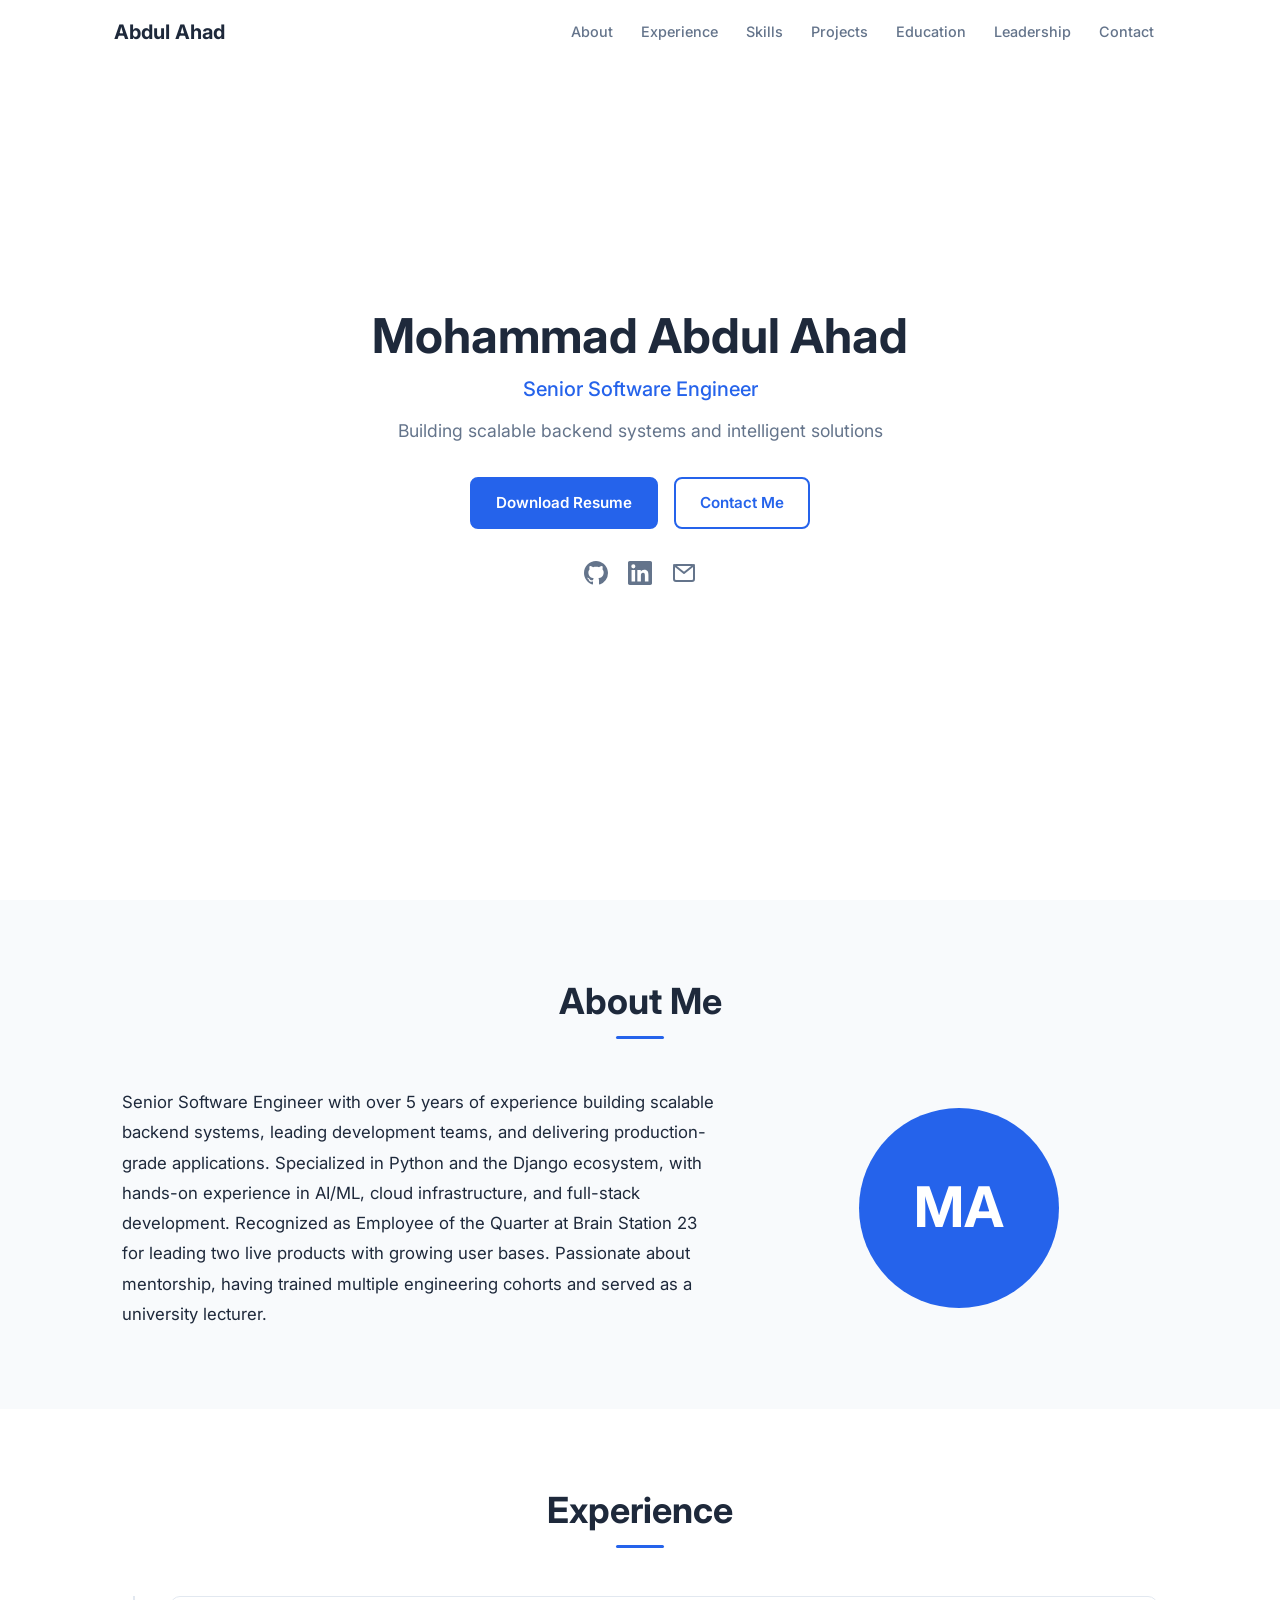
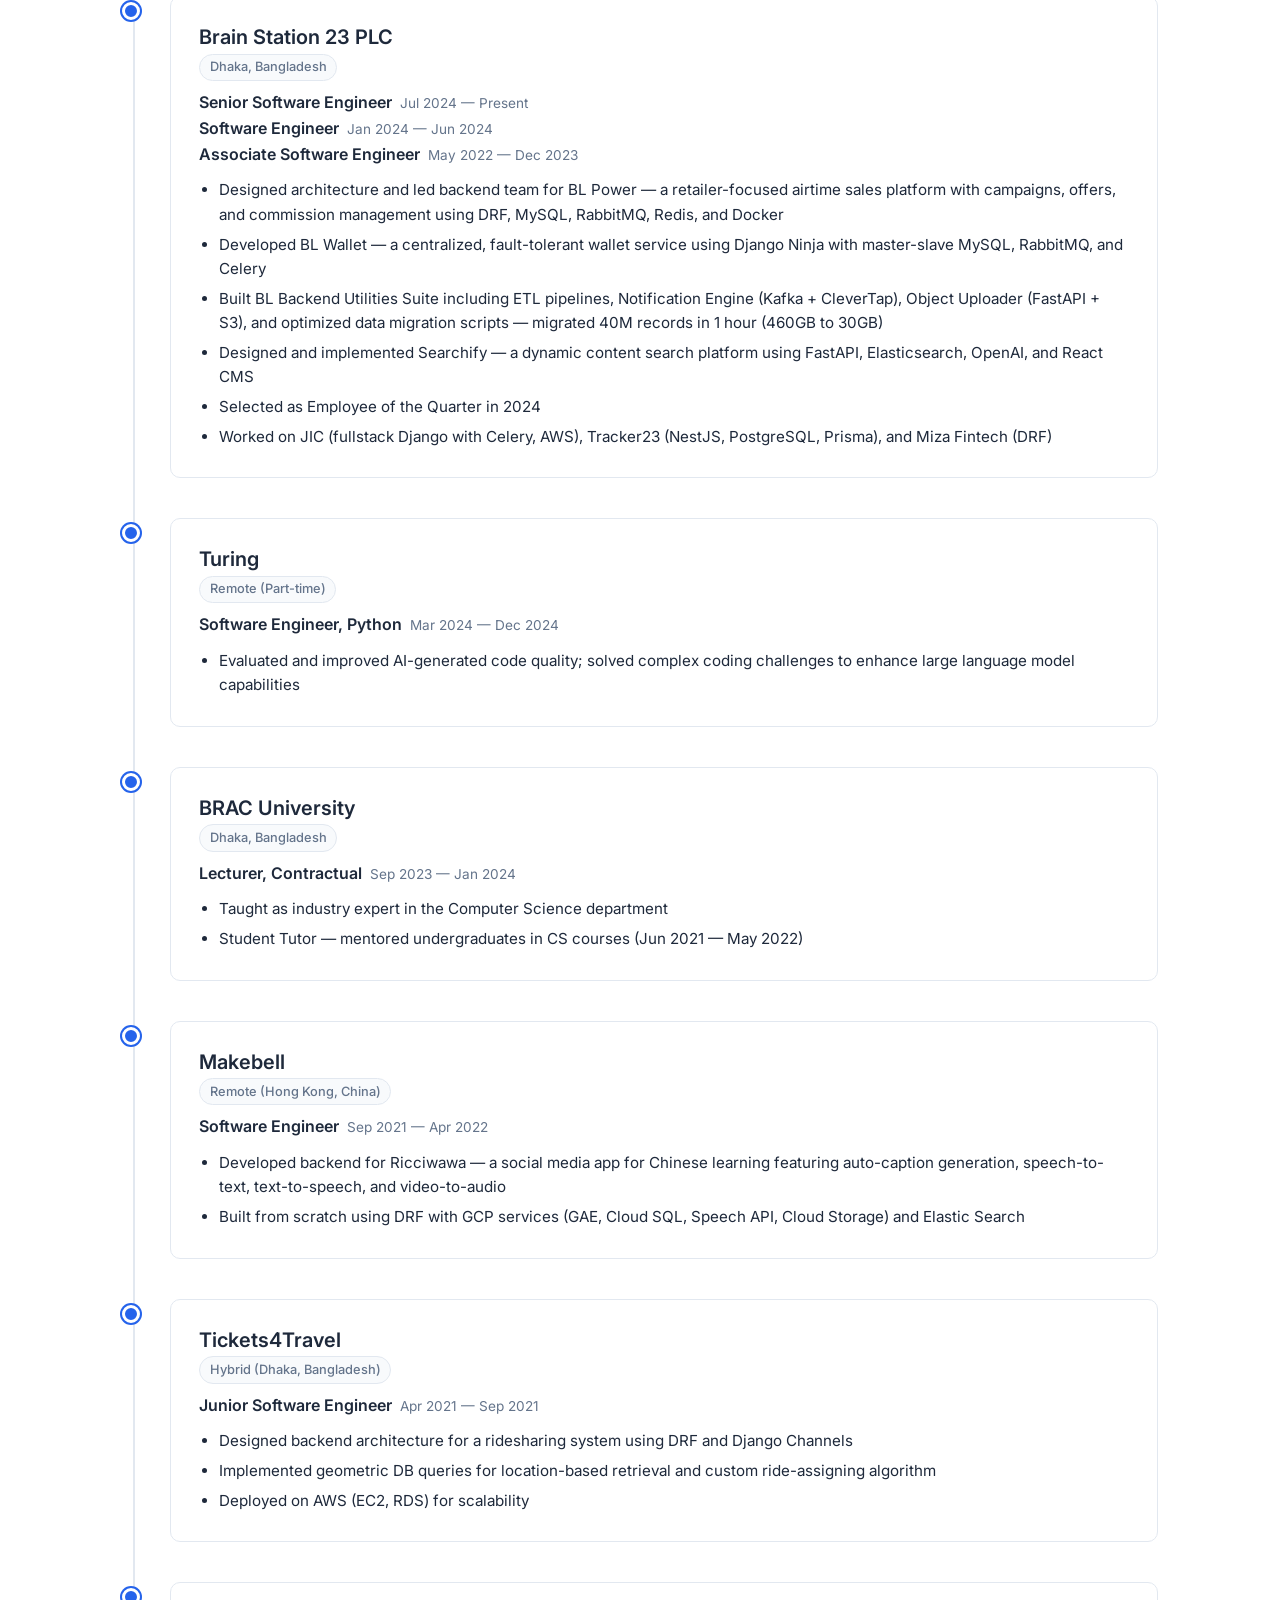
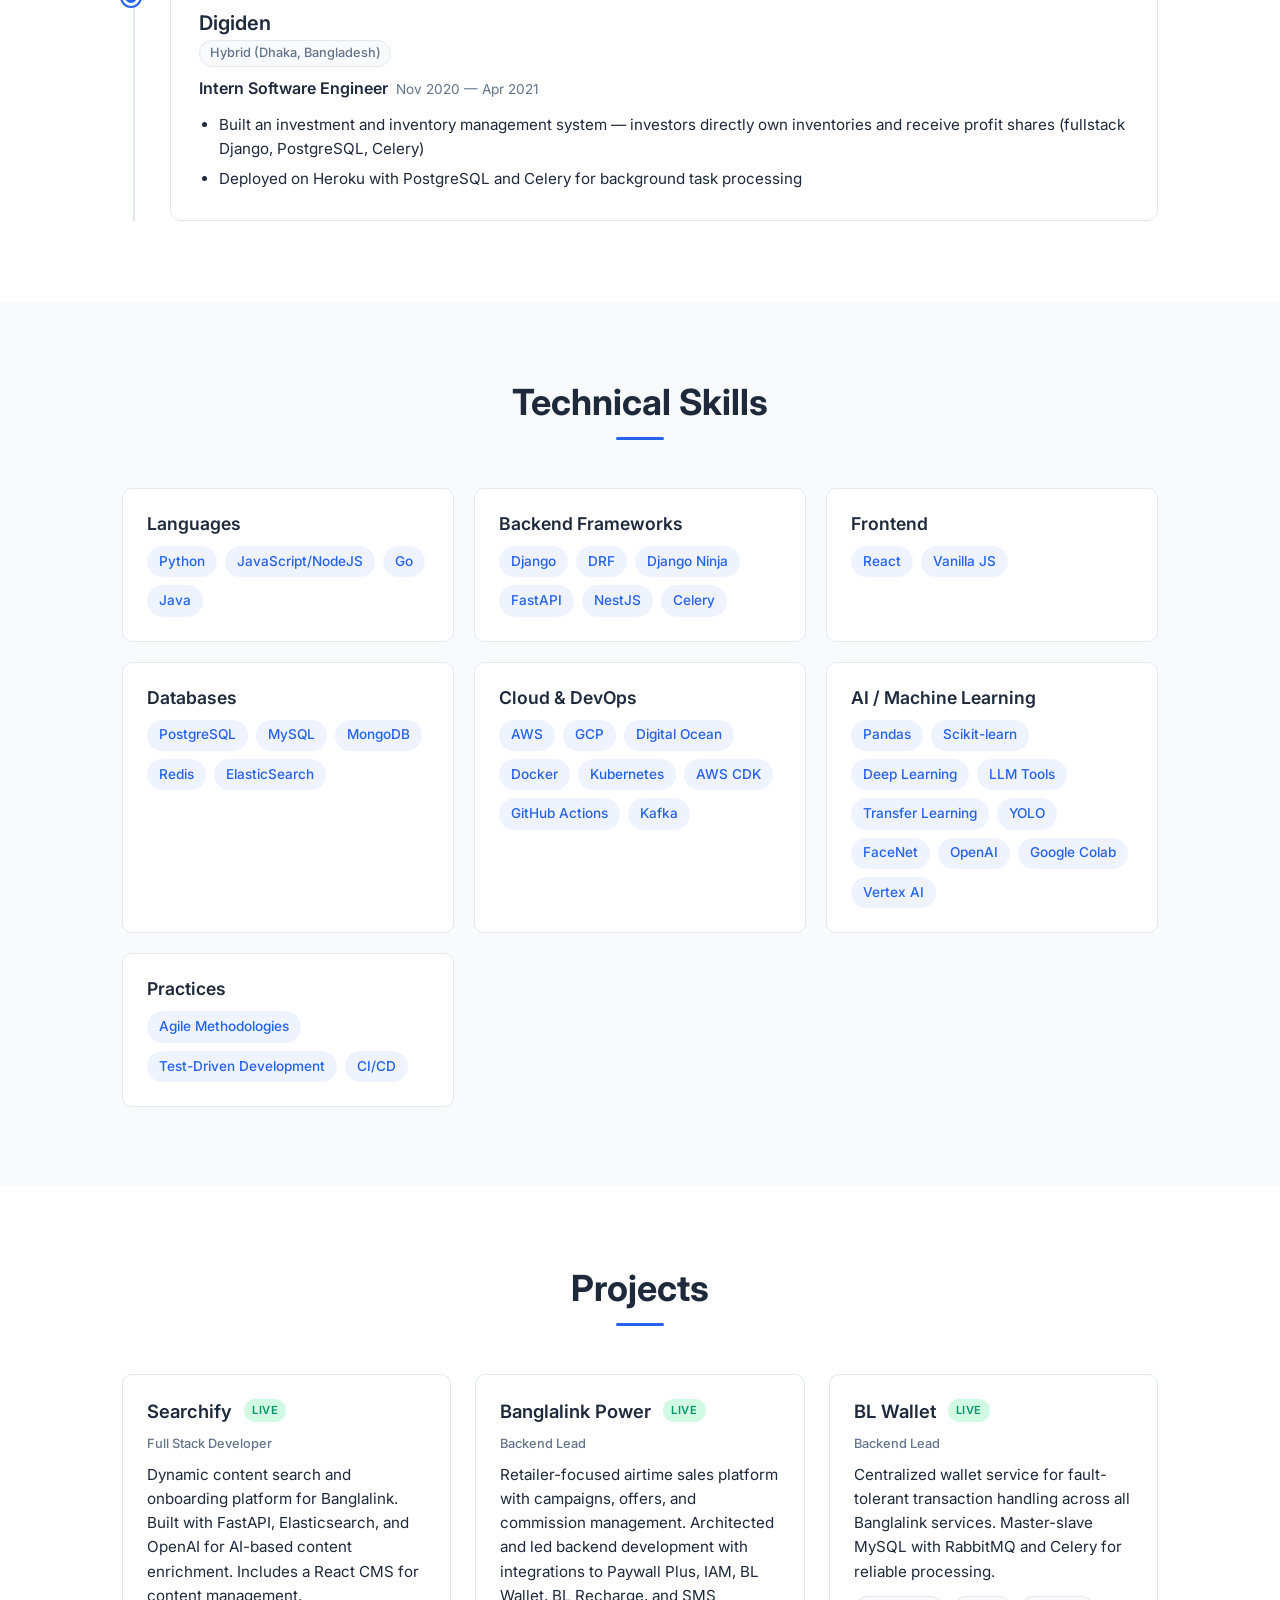
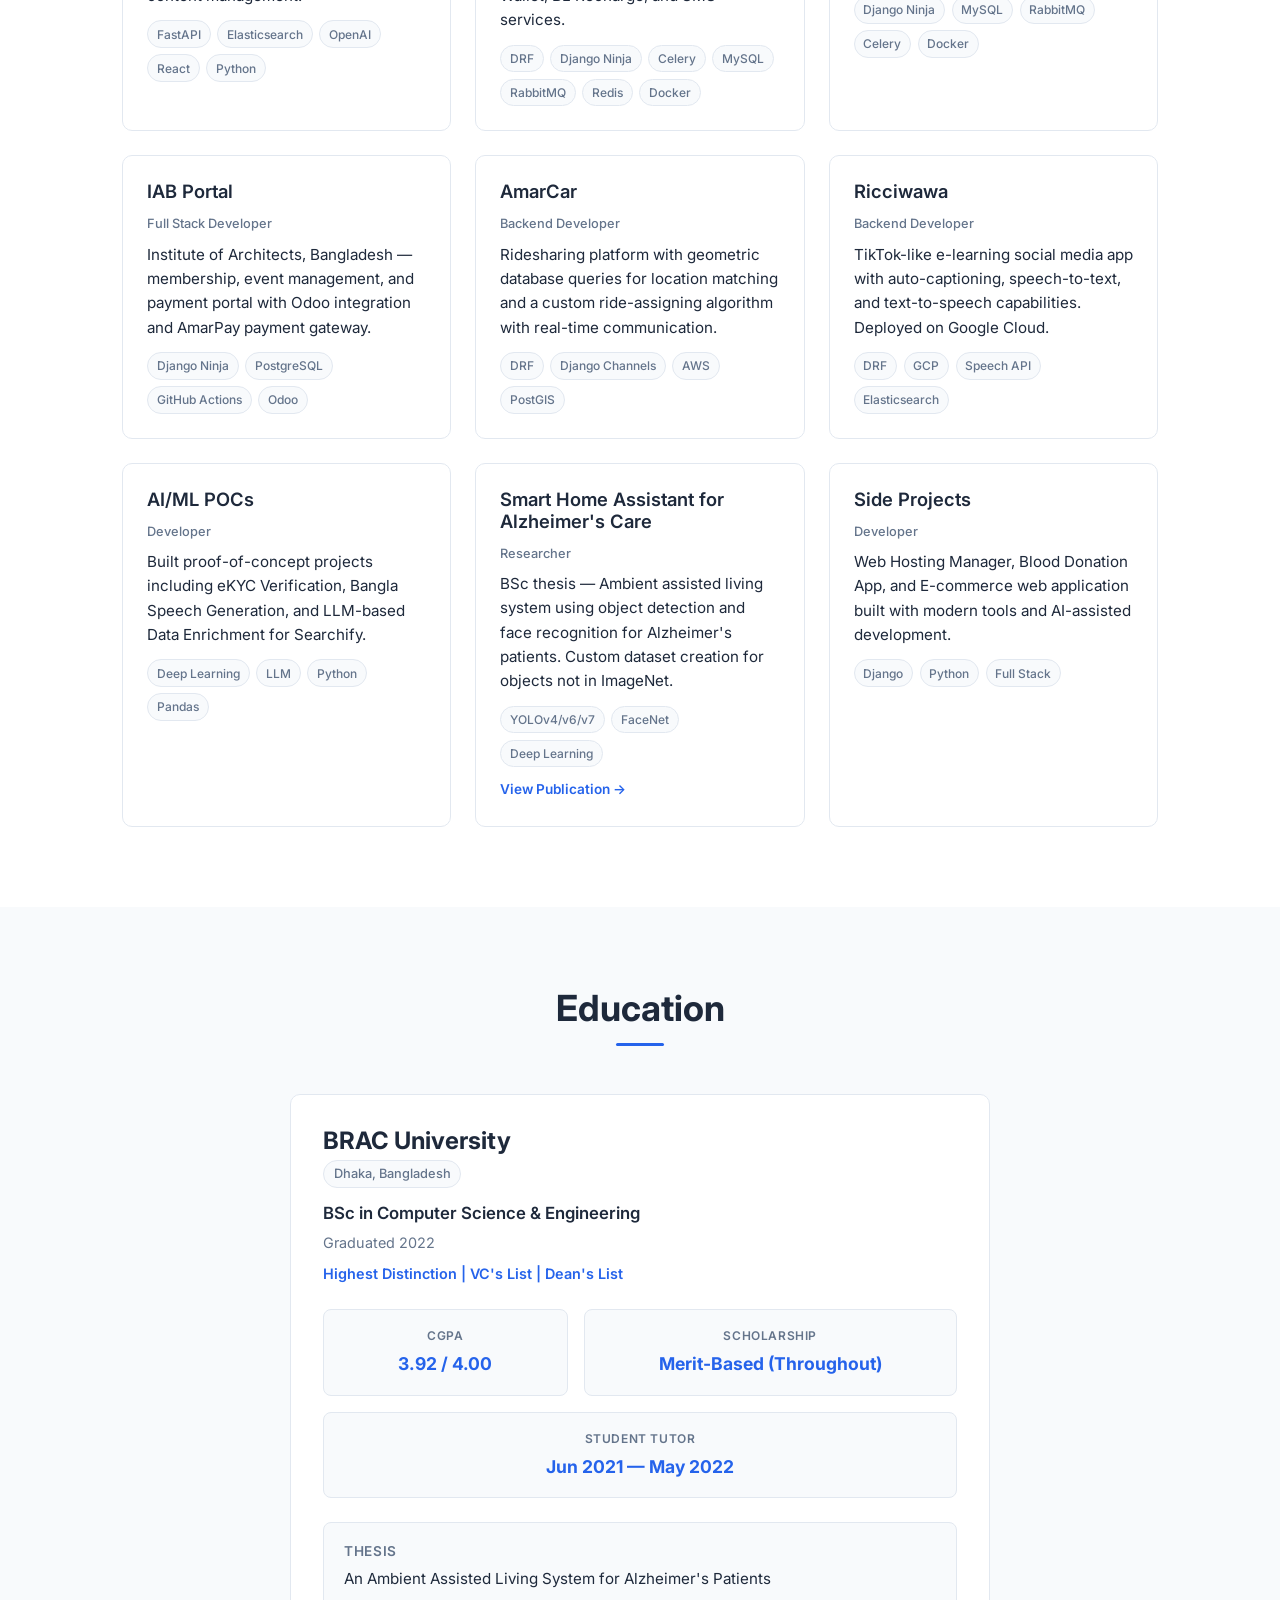
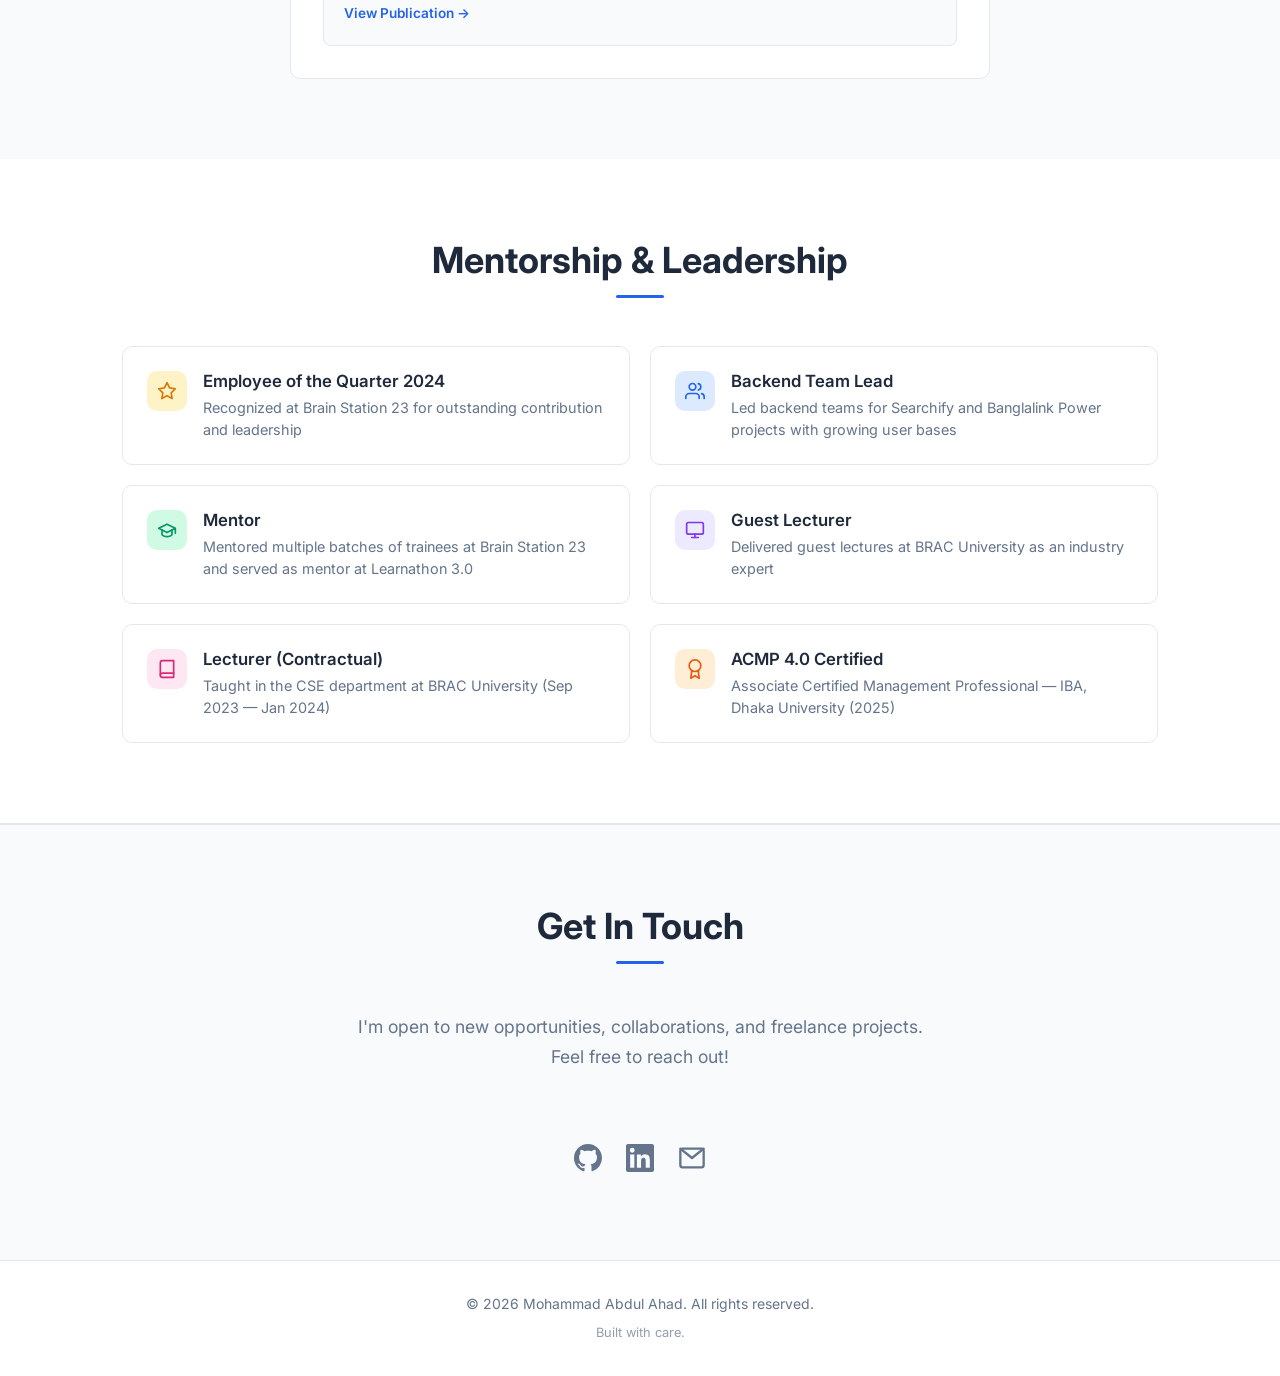
<file: index.html>
<!DOCTYPE html>
<html lang="en">
<head>
  <meta charset="UTF-8">
  <meta name="viewport" content="width=device-width, initial-scale=1.0">
  <meta name="description" content="Mohammad Abdul Ahad — Senior Software Engineer. Professional portfolio showcasing experience, skills, and projects.">
  <meta name="keywords" content="software engineer, developer, portfolio, Mohammad Abdul Ahad, senior engineer">
  <meta name="author" content="Mohammad Abdul Ahad">

  <!-- Open Graph -->
  <meta property="og:title" content="Mohammad Abdul Ahad — Senior Software Engineer">
  <meta property="og:description" content="Professional portfolio showcasing experience, skills, and projects.">
  <meta property="og:type" content="website">
  <meta property="og:url" content="https://maahad767.github.io">

  <title>Mohammad Abdul Ahad — Senior Software Engineer</title>

  <!-- Google Fonts -->
  <link rel="preconnect" href="https://fonts.googleapis.com">
  <link rel="preconnect" href="https://fonts.gstatic.com" crossorigin>
  <link href="https://fonts.googleapis.com/css2?family=Inter:wght@400;500;600;700&display=swap" rel="stylesheet">

  <!-- Styles -->
  <link rel="stylesheet" href="css/style.css">

  <!-- Scripts -->
  <script src="js/main.js" defer></script>
</head>
<body>
  <!-- Navigation -->
  <header>
    <nav class="navbar" id="navbar">
      <div class="nav-container">
        <a href="#hero" class="nav-logo">Abdul Ahad</a>
        <button class="nav-toggle" id="nav-toggle" aria-label="Toggle navigation menu" aria-expanded="false">
          <svg width="24" height="24" viewBox="0 0 24 24" fill="none" stroke="currentColor" stroke-width="2" stroke-linecap="round">
            <line x1="3" y1="6" x2="21" y2="6" />
            <line x1="3" y1="12" x2="21" y2="12" />
            <line x1="3" y1="18" x2="21" y2="18" />
          </svg>
        </button>
        <ul class="nav-menu" id="nav-menu">
          <li><a href="#about" class="nav-link">About</a></li>
          <li><a href="#experience" class="nav-link">Experience</a></li>
          <li><a href="#skills" class="nav-link">Skills</a></li>
          <li><a href="#projects" class="nav-link">Projects</a></li>
          <li><a href="#education" class="nav-link">Education</a></li>
          <li><a href="#leadership" class="nav-link">Leadership</a></li>
          <li><a href="#contact" class="nav-link">Contact</a></li>
        </ul>
      </div>
    </nav>
  </header>

  <main>
    <!-- Hero -->
    <section id="hero" class="section hero">
      <div class="container hero-content">
        <h1 class="hero-name">Mohammad Abdul Ahad</h1>
        <p class="hero-title">Senior Software Engineer</p>
        <p class="hero-tagline">Building scalable backend systems and intelligent solutions</p>
        <div class="hero-cta">
          <a href="assets/resume.pdf" class="btn btn-primary">Download Resume</a>
          <a href="#contact" class="btn btn-secondary">Contact Me</a>
        </div>
        <div class="hero-socials">
          <a href="https://github.com/maahad767" target="_blank" rel="noopener noreferrer" aria-label="GitHub">
            <svg width="24" height="24" viewBox="0 0 24 24" fill="currentColor"><path d="M12 0C5.37 0 0 5.37 0 12c0 5.31 3.435 9.795 8.205 11.385.6.105.825-.255.825-.57 0-.285-.015-1.23-.015-2.235-3.015.555-3.795-.735-4.035-1.41-.135-.345-.72-1.41-1.23-1.695-.42-.225-1.02-.78-.015-.795.945-.015 1.62.87 1.845 1.23 1.08 1.815 2.805 1.305 3.495.99.105-.78.42-1.305.765-1.605-2.67-.3-5.46-1.335-5.46-5.925 0-1.305.465-2.385 1.23-3.225-.12-.3-.54-1.53.12-3.18 0 0 1.005-.315 3.3 1.23.96-.27 1.98-.405 3-.405s2.04.135 3 .405c2.295-1.56 3.3-1.23 3.3-1.23.66 1.65.24 2.88.12 3.18.765.84 1.23 1.905 1.23 3.225 0 4.605-2.805 5.625-5.475 5.925.435.375.81 1.095.81 2.22 0 1.605-.015 2.895-.015 3.3 0 .315.225.69.825.57A12.02 12.02 0 0024 12c0-6.63-5.37-12-12-12z"/></svg>
          </a>
          <a href="https://www.linkedin.com/in/maahad767/" target="_blank" rel="noopener noreferrer" aria-label="LinkedIn">
            <svg width="24" height="24" viewBox="0 0 24 24" fill="currentColor"><path d="M20.447 20.452h-3.554v-5.569c0-1.328-.027-3.037-1.852-3.037-1.853 0-2.136 1.445-2.136 2.939v5.667H9.351V9h3.414v1.561h.046c.477-.9 1.637-1.85 3.37-1.85 3.601 0 4.267 2.37 4.267 5.455v6.286zM5.337 7.433a2.062 2.062 0 01-2.063-2.065 2.064 2.064 0 112.063 2.065zm1.782 13.019H3.555V9h3.564v11.452zM22.225 0H1.771C.792 0 0 .774 0 1.729v20.542C0 23.227.792 24 1.771 24h20.451C23.2 24 24 23.227 24 22.271V1.729C24 .774 23.2 0 22.222 0h.003z"/></svg>
          </a>
          <a href="mailto:maahad.767@gmail.com" aria-label="Email">
            <svg width="24" height="24" viewBox="0 0 24 24" fill="none" stroke="currentColor" stroke-width="2" stroke-linecap="round" stroke-linejoin="round"><rect x="2" y="4" width="20" height="16" rx="2"/><path d="M22 4l-10 8L2 4"/></svg>
          </a>
        </div>
      </div>
    </section>

    <!-- About -->
    <section id="about" class="section">
      <div class="container">
        <h2 class="section-heading animate-on-scroll">About Me</h2>
        <div class="about-grid animate-on-scroll">
          <div class="about-text">
            <p>Senior Software Engineer with over 5 years of experience building scalable backend systems, leading development teams, and delivering production-grade applications. Specialized in Python and the Django ecosystem, with hands-on experience in AI/ML, cloud infrastructure, and full-stack development. Recognized as Employee of the Quarter at Brain Station 23 for leading two live products with growing user bases. Passionate about mentorship, having trained multiple engineering cohorts and served as a university lecturer.</p>
          </div>
          <div class="about-photo">
            <div class="avatar-placeholder">MA</div>
          </div>
        </div>
      </div>
    </section>

    <!-- Experience -->
    <section id="experience" class="section">
      <div class="container">
        <h2 class="section-heading animate-on-scroll">Experience</h2>
        <div class="timeline">

          <!-- Brain Station 23 -->
          <div class="timeline-item animate-on-scroll">
            <div class="timeline-dot"></div>
            <div class="timeline-card">
              <h3 class="timeline-company">Brain Station 23 PLC</h3>
              <span class="timeline-location">Dhaka, Bangladesh</span>
              <div class="timeline-roles">
                <div class="timeline-role">
                  <h4>Senior Software Engineer</h4>
                  <span class="timeline-date">Jul 2024 — Present</span>
                </div>
                <div class="timeline-role">
                  <h4>Software Engineer</h4>
                  <span class="timeline-date">Jan 2024 — Jun 2024</span>
                </div>
                <div class="timeline-role">
                  <h4>Associate Software Engineer</h4>
                  <span class="timeline-date">May 2022 — Dec 2023</span>
                </div>
              </div>
              <ul class="timeline-bullets">
                <li>Designed architecture and led backend team for BL Power — a retailer-focused airtime sales platform with campaigns, offers, and commission management using DRF, MySQL, RabbitMQ, Redis, and Docker</li>
                <li>Developed BL Wallet — a centralized, fault-tolerant wallet service using Django Ninja with master-slave MySQL, RabbitMQ, and Celery</li>
                <li>Built BL Backend Utilities Suite including ETL pipelines, Notification Engine (Kafka + CleverTap), Object Uploader (FastAPI + S3), and optimized data migration scripts — migrated 40M records in 1 hour (460GB to 30GB)</li>
                <li>Designed and implemented Searchify — a dynamic content search platform using FastAPI, Elasticsearch, OpenAI, and React CMS</li>
                <li>Selected as Employee of the Quarter in 2024</li>
                <li>Worked on JIC (fullstack Django with Celery, AWS), Tracker23 (NestJS, PostgreSQL, Prisma), and Miza Fintech (DRF)</li>
              </ul>
            </div>
          </div>

          <!-- Turing -->
          <div class="timeline-item animate-on-scroll">
            <div class="timeline-dot"></div>
            <div class="timeline-card">
              <h3 class="timeline-company">Turing</h3>
              <span class="timeline-location">Remote (Part-time)</span>
              <div class="timeline-roles">
                <div class="timeline-role">
                  <h4>Software Engineer, Python</h4>
                  <span class="timeline-date">Mar 2024 — Dec 2024</span>
                </div>
              </div>
              <ul class="timeline-bullets">
                <li>Evaluated and improved AI-generated code quality; solved complex coding challenges to enhance large language model capabilities</li>
              </ul>
            </div>
          </div>

          <!-- BRAC University -->
          <div class="timeline-item animate-on-scroll">
            <div class="timeline-dot"></div>
            <div class="timeline-card">
              <h3 class="timeline-company">BRAC University</h3>
              <span class="timeline-location">Dhaka, Bangladesh</span>
              <div class="timeline-roles">
                <div class="timeline-role">
                  <h4>Lecturer, Contractual</h4>
                  <span class="timeline-date">Sep 2023 — Jan 2024</span>
                </div>
              </div>
              <ul class="timeline-bullets">
                <li>Taught as industry expert in the Computer Science department</li>
                <li>Student Tutor — mentored undergraduates in CS courses (Jun 2021 — May 2022)</li>
              </ul>
            </div>
          </div>

          <!-- Makebell -->
          <div class="timeline-item animate-on-scroll">
            <div class="timeline-dot"></div>
            <div class="timeline-card">
              <h3 class="timeline-company">Makebell</h3>
              <span class="timeline-location">Remote (Hong Kong, China)</span>
              <div class="timeline-roles">
                <div class="timeline-role">
                  <h4>Software Engineer</h4>
                  <span class="timeline-date">Sep 2021 — Apr 2022</span>
                </div>
              </div>
              <ul class="timeline-bullets">
                <li>Developed backend for Ricciwawa — a social media app for Chinese learning featuring auto-caption generation, speech-to-text, text-to-speech, and video-to-audio</li>
                <li>Built from scratch using DRF with GCP services (GAE, Cloud SQL, Speech API, Cloud Storage) and Elastic Search</li>
              </ul>
            </div>
          </div>

          <!-- Tickets4Travel -->
          <div class="timeline-item animate-on-scroll">
            <div class="timeline-dot"></div>
            <div class="timeline-card">
              <h3 class="timeline-company">Tickets4Travel</h3>
              <span class="timeline-location">Hybrid (Dhaka, Bangladesh)</span>
              <div class="timeline-roles">
                <div class="timeline-role">
                  <h4>Junior Software Engineer</h4>
                  <span class="timeline-date">Apr 2021 — Sep 2021</span>
                </div>
              </div>
              <ul class="timeline-bullets">
                <li>Designed backend architecture for a ridesharing system using DRF and Django Channels</li>
                <li>Implemented geometric DB queries for location-based retrieval and custom ride-assigning algorithm</li>
                <li>Deployed on AWS (EC2, RDS) for scalability</li>
              </ul>
            </div>
          </div>

          <!-- Digiden -->
          <div class="timeline-item animate-on-scroll">
            <div class="timeline-dot"></div>
            <div class="timeline-card">
              <h3 class="timeline-company">Digiden</h3>
              <span class="timeline-location">Hybrid (Dhaka, Bangladesh)</span>
              <div class="timeline-roles">
                <div class="timeline-role">
                  <h4>Intern Software Engineer</h4>
                  <span class="timeline-date">Nov 2020 — Apr 2021</span>
                </div>
              </div>
              <ul class="timeline-bullets">
                <li>Built an investment and inventory management system — investors directly own inventories and receive profit shares (fullstack Django, PostgreSQL, Celery)</li>
                <li>Deployed on Heroku with PostgreSQL and Celery for background task processing</li>
              </ul>
            </div>
          </div>

        </div>
      </div>
    </section>

    <!-- Skills -->
    <section id="skills" class="section">
      <div class="container">
        <h2 class="section-heading animate-on-scroll">Technical Skills</h2>
        <div class="skills-grid">
          <div class="skill-card animate-on-scroll">
            <h3>Languages</h3>
            <div class="skill-tags">
              <span class="skill-tag">Python</span>
              <span class="skill-tag">JavaScript/NodeJS</span>
              <span class="skill-tag">Go</span>
              <span class="skill-tag">Java</span>
            </div>
          </div>
          <div class="skill-card animate-on-scroll">
            <h3>Backend Frameworks</h3>
            <div class="skill-tags">
              <span class="skill-tag">Django</span>
              <span class="skill-tag">DRF</span>
              <span class="skill-tag">Django Ninja</span>
              <span class="skill-tag">FastAPI</span>
              <span class="skill-tag">NestJS</span>
              <span class="skill-tag">Celery</span>
            </div>
          </div>
          <div class="skill-card animate-on-scroll">
            <h3>Frontend</h3>
            <div class="skill-tags">
              <span class="skill-tag">React</span>
              <span class="skill-tag">Vanilla JS</span>
            </div>
          </div>
          <div class="skill-card animate-on-scroll">
            <h3>Databases</h3>
            <div class="skill-tags">
              <span class="skill-tag">PostgreSQL</span>
              <span class="skill-tag">MySQL</span>
              <span class="skill-tag">MongoDB</span>
              <span class="skill-tag">Redis</span>
              <span class="skill-tag">ElasticSearch</span>
            </div>
          </div>
          <div class="skill-card animate-on-scroll">
            <h3>Cloud & DevOps</h3>
            <div class="skill-tags">
              <span class="skill-tag">AWS</span>
              <span class="skill-tag">GCP</span>
              <span class="skill-tag">Digital Ocean</span>
              <span class="skill-tag">Docker</span>
              <span class="skill-tag">Kubernetes</span>
              <span class="skill-tag">AWS CDK</span>
              <span class="skill-tag">GitHub Actions</span>
              <span class="skill-tag">Kafka</span>
            </div>
          </div>
          <div class="skill-card animate-on-scroll">
            <h3>AI / Machine Learning</h3>
            <div class="skill-tags">
              <span class="skill-tag">Pandas</span>
              <span class="skill-tag">Scikit-learn</span>
              <span class="skill-tag">Deep Learning</span>
              <span class="skill-tag">LLM Tools</span>
              <span class="skill-tag">Transfer Learning</span>
              <span class="skill-tag">YOLO</span>
              <span class="skill-tag">FaceNet</span>
              <span class="skill-tag">OpenAI</span>
              <span class="skill-tag">Google Colab</span>
              <span class="skill-tag">Vertex AI</span>
            </div>
          </div>
          <div class="skill-card animate-on-scroll">
            <h3>Practices</h3>
            <div class="skill-tags">
              <span class="skill-tag">Agile Methodologies</span>
              <span class="skill-tag">Test-Driven Development</span>
              <span class="skill-tag">CI/CD</span>
            </div>
          </div>
        </div>
      </div>
    </section>

    <!-- Projects -->
    <section id="projects" class="section">
      <div class="container">
        <h2 class="section-heading animate-on-scroll">Projects</h2>
        <div class="projects-grid">
          <div class="project-card animate-on-scroll">
            <div class="project-header">
              <h3>Searchify</h3>
              <span class="project-badge project-badge--live">Live</span>
            </div>
            <span class="project-role">Full Stack Developer</span>
            <p class="project-desc">Dynamic content search and onboarding platform for Banglalink. Built with FastAPI, Elasticsearch, and OpenAI for AI-based content enrichment. Includes a React CMS for content management.</p>
            <div class="project-tags">
              <span class="project-tag">FastAPI</span>
              <span class="project-tag">Elasticsearch</span>
              <span class="project-tag">OpenAI</span>
              <span class="project-tag">React</span>
              <span class="project-tag">Python</span>
            </div>
          </div>
          <div class="project-card animate-on-scroll">
            <div class="project-header">
              <h3>Banglalink Power</h3>
              <span class="project-badge project-badge--live">Live</span>
            </div>
            <span class="project-role">Backend Lead</span>
            <p class="project-desc">Retailer-focused airtime sales platform with campaigns, offers, and commission management. Architected and led backend development with integrations to Paywall Plus, IAM, BL Wallet, BL Recharge, and SMS services.</p>
            <div class="project-tags">
              <span class="project-tag">DRF</span>
              <span class="project-tag">Django Ninja</span>
              <span class="project-tag">Celery</span>
              <span class="project-tag">MySQL</span>
              <span class="project-tag">RabbitMQ</span>
              <span class="project-tag">Redis</span>
              <span class="project-tag">Docker</span>
            </div>
          </div>
          <div class="project-card animate-on-scroll">
            <div class="project-header">
              <h3>BL Wallet</h3>
              <span class="project-badge project-badge--live">Live</span>
            </div>
            <span class="project-role">Backend Lead</span>
            <p class="project-desc">Centralized wallet service for fault-tolerant transaction handling across all Banglalink services. Master-slave MySQL with RabbitMQ and Celery for reliable processing.</p>
            <div class="project-tags">
              <span class="project-tag">Django Ninja</span>
              <span class="project-tag">MySQL</span>
              <span class="project-tag">RabbitMQ</span>
              <span class="project-tag">Celery</span>
              <span class="project-tag">Docker</span>
            </div>
          </div>
          <div class="project-card animate-on-scroll">
            <div class="project-header">
              <h3>IAB Portal</h3>
            </div>
            <span class="project-role">Full Stack Developer</span>
            <p class="project-desc">Institute of Architects, Bangladesh — membership, event management, and payment portal with Odoo integration and AmarPay payment gateway.</p>
            <div class="project-tags">
              <span class="project-tag">Django Ninja</span>
              <span class="project-tag">PostgreSQL</span>
              <span class="project-tag">GitHub Actions</span>
              <span class="project-tag">Odoo</span>
            </div>
          </div>
          <div class="project-card animate-on-scroll">
            <div class="project-header">
              <h3>AmarCar</h3>
            </div>
            <span class="project-role">Backend Developer</span>
            <p class="project-desc">Ridesharing platform with geometric database queries for location matching and a custom ride-assigning algorithm with real-time communication.</p>
            <div class="project-tags">
              <span class="project-tag">DRF</span>
              <span class="project-tag">Django Channels</span>
              <span class="project-tag">AWS</span>
              <span class="project-tag">PostGIS</span>
            </div>
          </div>
          <div class="project-card animate-on-scroll">
            <div class="project-header">
              <h3>Ricciwawa</h3>
            </div>
            <span class="project-role">Backend Developer</span>
            <p class="project-desc">TikTok-like e-learning social media app with auto-captioning, speech-to-text, and text-to-speech capabilities. Deployed on Google Cloud.</p>
            <div class="project-tags">
              <span class="project-tag">DRF</span>
              <span class="project-tag">GCP</span>
              <span class="project-tag">Speech API</span>
              <span class="project-tag">Elasticsearch</span>
            </div>
          </div>
          <div class="project-card animate-on-scroll">
            <div class="project-header">
              <h3>AI/ML POCs</h3>
            </div>
            <span class="project-role">Developer</span>
            <p class="project-desc">Built proof-of-concept projects including eKYC Verification, Bangla Speech Generation, and LLM-based Data Enrichment for Searchify.</p>
            <div class="project-tags">
              <span class="project-tag">Deep Learning</span>
              <span class="project-tag">LLM</span>
              <span class="project-tag">Python</span>
              <span class="project-tag">Pandas</span>
            </div>
          </div>
          <div class="project-card animate-on-scroll">
            <div class="project-header">
              <h3>Smart Home Assistant for Alzheimer's Care</h3>
            </div>
            <span class="project-role">Researcher</span>
            <p class="project-desc">BSc thesis — Ambient assisted living system using object detection and face recognition for Alzheimer's patients. Custom dataset creation for objects not in ImageNet.</p>
            <div class="project-tags">
              <span class="project-tag">YOLOv4/v6/v7</span>
              <span class="project-tag">FaceNet</span>
              <span class="project-tag">Deep Learning</span>
            </div>
            <a href="http://hdl.handle.net/10361/18028" target="_blank" rel="noopener noreferrer" class="project-link">View Publication &rarr;</a>
          </div>
          <div class="project-card animate-on-scroll">
            <div class="project-header">
              <h3>Side Projects</h3>
            </div>
            <span class="project-role">Developer</span>
            <p class="project-desc">Web Hosting Manager, Blood Donation App, and E-commerce web application built with modern tools and AI-assisted development.</p>
            <div class="project-tags">
              <span class="project-tag">Django</span>
              <span class="project-tag">Python</span>
              <span class="project-tag">Full Stack</span>
            </div>
          </div>
        </div>
      </div>
    </section>

    <!-- Education -->
    <section id="education" class="section">
      <div class="container">
        <h2 class="section-heading animate-on-scroll">Education</h2>
        <div class="education-card animate-on-scroll">
          <div class="education-main">
            <h3 class="education-university">BRAC University</h3>
            <span class="education-location">Dhaka, Bangladesh</span>
            <p class="education-degree">BSc in Computer Science & Engineering</p>
            <p class="education-year">Graduated 2022</p>
            <p class="education-honors">Highest Distinction | VC's List | Dean's List</p>
          </div>
          <div class="education-stats">
            <div class="education-stat">
              <span class="education-stat-label">CGPA</span>
              <span class="education-stat-value">3.92 / 4.00</span>
            </div>
            <div class="education-stat">
              <span class="education-stat-label">Scholarship</span>
              <span class="education-stat-value">Merit-Based (Throughout)</span>
            </div>
            <div class="education-stat">
              <span class="education-stat-label">Student Tutor</span>
              <span class="education-stat-value">Jun 2021 — May 2022</span>
            </div>
          </div>
          <div class="thesis-block">
            <h4>Thesis</h4>
            <p>An Ambient Assisted Living System for Alzheimer's Patients</p>
            <a href="http://hdl.handle.net/10361/18028" target="_blank" rel="noopener noreferrer" class="project-link">View Publication &rarr;</a>
          </div>
        </div>
      </div>
    </section>

    <!-- Leadership -->
    <section id="leadership" class="section">
      <div class="container">
        <h2 class="section-heading animate-on-scroll">Mentorship & Leadership</h2>
        <div class="leadership-grid">
          <div class="leadership-card animate-on-scroll">
            <div class="leadership-icon" style="background-color: #fef3c7; color: #d97706;">
              <svg width="20" height="20" viewBox="0 0 24 24" fill="none" stroke="currentColor" stroke-width="2" stroke-linecap="round" stroke-linejoin="round"><polygon points="12 2 15.09 8.26 22 9.27 17 14.14 18.18 21.02 12 17.77 5.82 21.02 7 14.14 2 9.27 8.91 8.26 12 2"/></svg>
            </div>
            <div class="leadership-content">
              <h3>Employee of the Quarter 2024</h3>
              <p>Recognized at Brain Station 23 for outstanding contribution and leadership</p>
            </div>
          </div>
          <div class="leadership-card animate-on-scroll">
            <div class="leadership-icon" style="background-color: #dbeafe; color: #2563eb;">
              <svg width="20" height="20" viewBox="0 0 24 24" fill="none" stroke="currentColor" stroke-width="2" stroke-linecap="round" stroke-linejoin="round"><path d="M17 21v-2a4 4 0 0 0-4-4H5a4 4 0 0 0-4 4v2"/><circle cx="9" cy="7" r="4"/><path d="M23 21v-2a4 4 0 0 0-3-3.87"/><path d="M16 3.13a4 4 0 0 1 0 7.75"/></svg>
            </div>
            <div class="leadership-content">
              <h3>Backend Team Lead</h3>
              <p>Led backend teams for Searchify and Banglalink Power projects with growing user bases</p>
            </div>
          </div>
          <div class="leadership-card animate-on-scroll">
            <div class="leadership-icon" style="background-color: #d1fae5; color: #059669;">
              <svg width="20" height="20" viewBox="0 0 24 24" fill="none" stroke="currentColor" stroke-width="2" stroke-linecap="round" stroke-linejoin="round"><path d="M22 10v6M2 10l10-5 10 5-10 5z"/><path d="M6 12v5c0 2 4 3 6 3s6-1 6-3v-5"/></svg>
            </div>
            <div class="leadership-content">
              <h3>Mentor</h3>
              <p>Mentored multiple batches of trainees at Brain Station 23 and served as mentor at Learnathon 3.0</p>
            </div>
          </div>
          <div class="leadership-card animate-on-scroll">
            <div class="leadership-icon" style="background-color: #ede9fe; color: #7c3aed;">
              <svg width="20" height="20" viewBox="0 0 24 24" fill="none" stroke="currentColor" stroke-width="2" stroke-linecap="round" stroke-linejoin="round"><rect x="2" y="3" width="20" height="14" rx="2"/><line x1="8" y1="21" x2="16" y2="21"/><line x1="12" y1="17" x2="12" y2="21"/></svg>
            </div>
            <div class="leadership-content">
              <h3>Guest Lecturer</h3>
              <p>Delivered guest lectures at BRAC University as an industry expert</p>
            </div>
          </div>
          <div class="leadership-card animate-on-scroll">
            <div class="leadership-icon" style="background-color: #fce7f3; color: #db2777;">
              <svg width="20" height="20" viewBox="0 0 24 24" fill="none" stroke="currentColor" stroke-width="2" stroke-linecap="round" stroke-linejoin="round"><path d="M4 19.5A2.5 2.5 0 0 1 6.5 17H20"/><path d="M6.5 2H20v20H6.5A2.5 2.5 0 0 1 4 19.5v-15A2.5 2.5 0 0 1 6.5 2z"/></svg>
            </div>
            <div class="leadership-content">
              <h3>Lecturer (Contractual)</h3>
              <p>Taught in the CSE department at BRAC University (Sep 2023 — Jan 2024)</p>
            </div>
          </div>
          <div class="leadership-card animate-on-scroll">
            <div class="leadership-icon" style="background-color: #ffedd5; color: #ea580c;">
              <svg width="20" height="20" viewBox="0 0 24 24" fill="none" stroke="currentColor" stroke-width="2" stroke-linecap="round" stroke-linejoin="round"><circle cx="12" cy="8" r="7"/><polyline points="8.21 13.89 7 23 12 20 17 23 15.79 13.88"/></svg>
            </div>
            <div class="leadership-content">
              <h3>ACMP 4.0 Certified</h3>
              <p>Associate Certified Management Professional — IBA, Dhaka University (2025)</p>
            </div>
          </div>
        </div>
      </div>
    </section>

    <!-- Contact -->
    <section id="contact" class="section">
      <div class="container">
        <h2 class="section-heading animate-on-scroll">Get In Touch</h2>
        <div class="contact-content animate-on-scroll">
          <p class="contact-text">I'm open to new opportunities, collaborations, and freelance projects. Feel free to reach out!</p>
          <div class="contact-socials">
            <a href="https://github.com/maahad767" target="_blank" rel="noopener noreferrer" aria-label="GitHub">
              <svg width="28" height="28" viewBox="0 0 24 24" fill="currentColor"><path d="M12 0C5.37 0 0 5.37 0 12c0 5.31 3.435 9.795 8.205 11.385.6.105.825-.255.825-.57 0-.285-.015-1.23-.015-2.235-3.015.555-3.795-.735-4.035-1.41-.135-.345-.72-1.41-1.23-1.695-.42-.225-1.02-.78-.015-.795.945-.015 1.62.87 1.845 1.23 1.08 1.815 2.805 1.305 3.495.99.105-.78.42-1.305.765-1.605-2.67-.3-5.46-1.335-5.46-5.925 0-1.305.465-2.385 1.23-3.225-.12-.3-.54-1.53.12-3.18 0 0 1.005-.315 3.3 1.23.96-.27 1.98-.405 3-.405s2.04.135 3 .405c2.295-1.56 3.3-1.23 3.3-1.23.66 1.65.24 2.88.12 3.18.765.84 1.23 1.905 1.23 3.225 0 4.605-2.805 5.625-5.475 5.925.435.375.81 1.095.81 2.22 0 1.605-.015 2.895-.015 3.3 0 .315.225.69.825.57A12.02 12.02 0 0024 12c0-6.63-5.37-12-12-12z"/></svg>
            </a>
            <a href="https://www.linkedin.com/in/maahad767/" target="_blank" rel="noopener noreferrer" aria-label="LinkedIn">
              <svg width="28" height="28" viewBox="0 0 24 24" fill="currentColor"><path d="M20.447 20.452h-3.554v-5.569c0-1.328-.027-3.037-1.852-3.037-1.853 0-2.136 1.445-2.136 2.939v5.667H9.351V9h3.414v1.561h.046c.477-.9 1.637-1.85 3.37-1.85 3.601 0 4.267 2.37 4.267 5.455v6.286zM5.337 7.433a2.062 2.062 0 01-2.063-2.065 2.064 2.064 0 112.063 2.065zm1.782 13.019H3.555V9h3.564v11.452zM22.225 0H1.771C.792 0 0 .774 0 1.729v20.542C0 23.227.792 24 1.771 24h20.451C23.2 24 24 23.227 24 22.271V1.729C24 .774 23.2 0 22.222 0h.003z"/></svg>
            </a>
            <a href="mailto:maahad.767@gmail.com" aria-label="Email">
              <svg width="28" height="28" viewBox="0 0 24 24" fill="none" stroke="currentColor" stroke-width="2" stroke-linecap="round" stroke-linejoin="round"><rect x="2" y="4" width="20" height="16" rx="2"/><path d="M22 4l-10 8L2 4"/></svg>
            </a>
          </div>
        </div>
      </div>
    </section>
  </main>

  <!-- Footer -->
  <footer class="footer">
    <div class="container">
      <p>&copy; 2026 Mohammad Abdul Ahad. All rights reserved.</p>
      <p class="footer-tagline">Built with care.</p>
    </div>
  </footer>
</body>
</html>
</file>
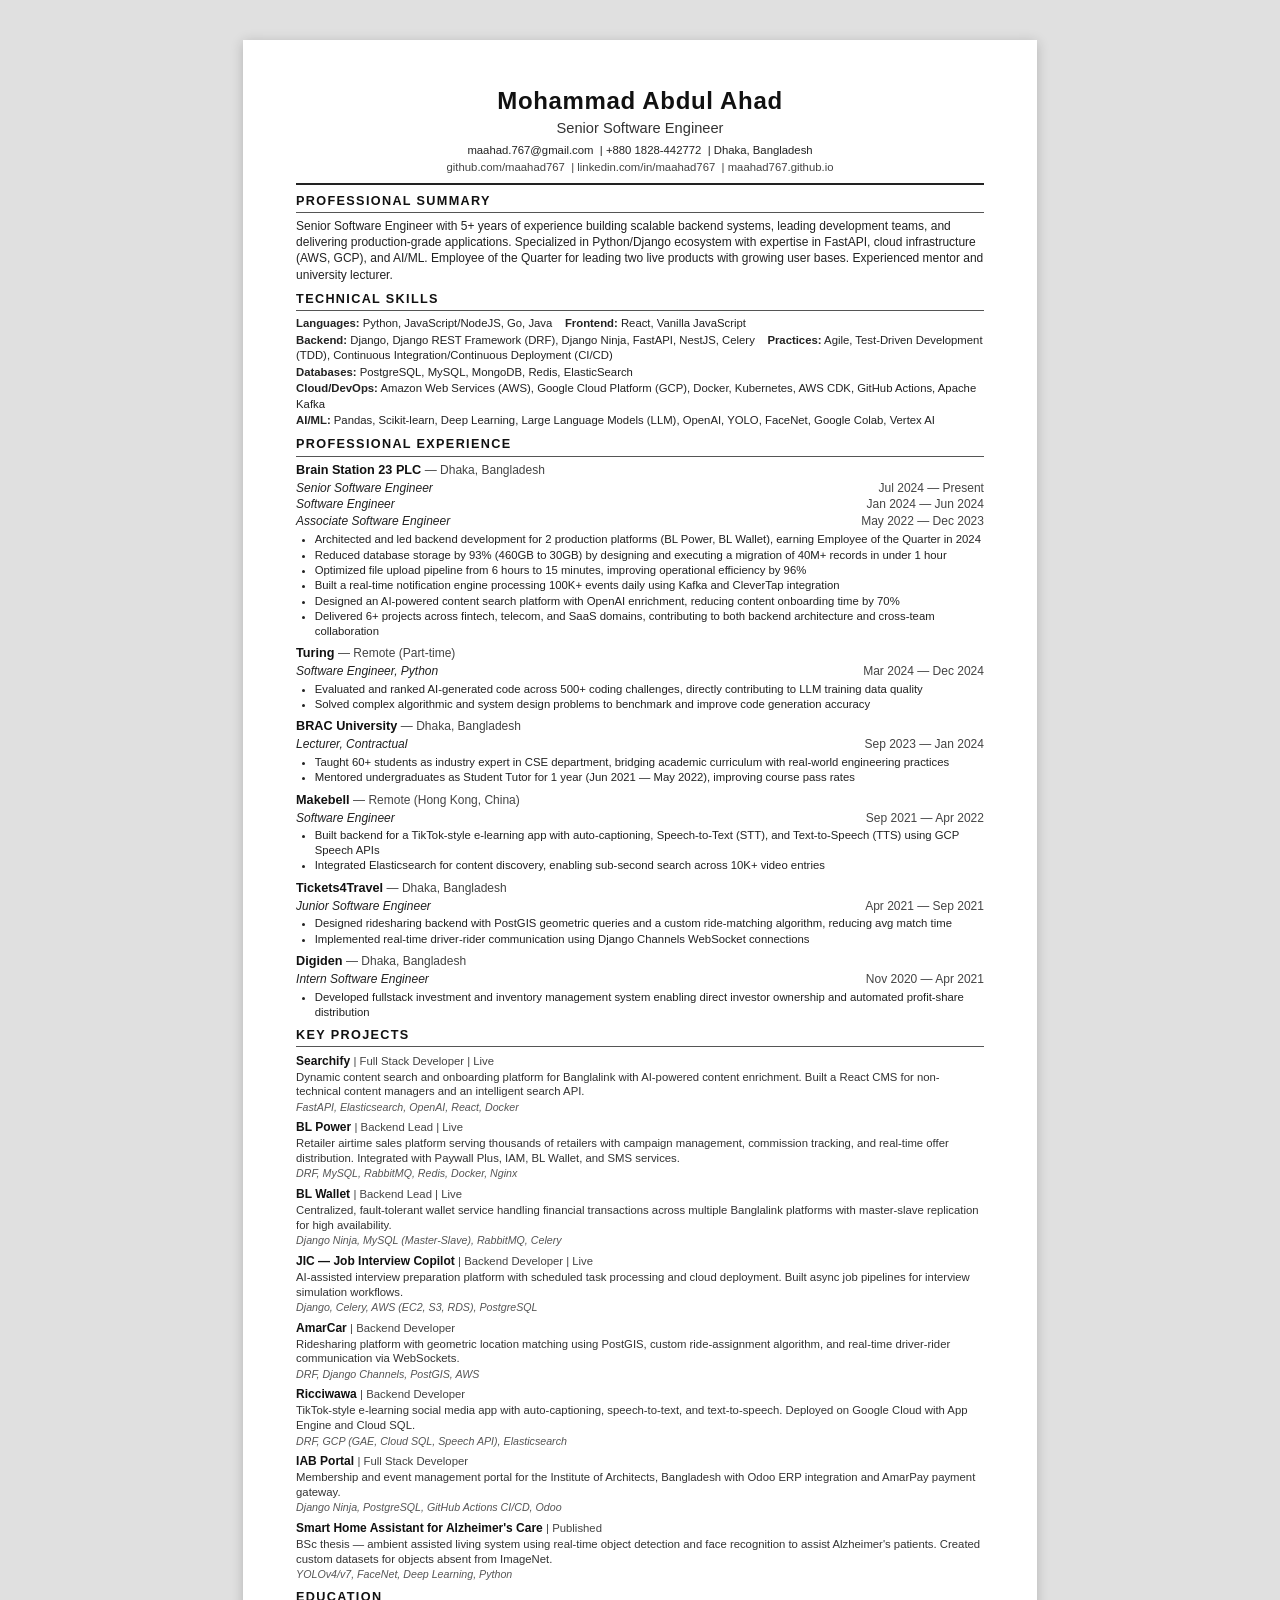
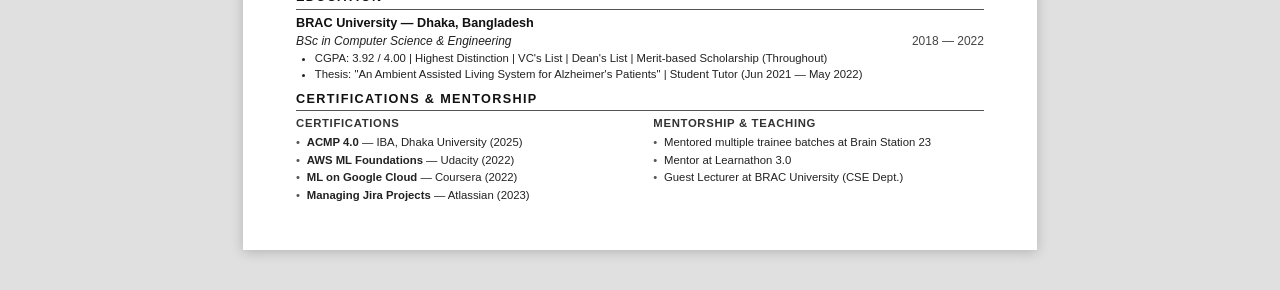
<file: resume.html>
<!DOCTYPE html>
<html lang="en">
<head>
  <meta charset="UTF-8">
  <meta name="viewport" content="width=device-width, initial-scale=1.0">
  <title>Mohammad Abdul Ahad — Senior Software Engineer — Resume</title>
  <link rel="stylesheet" href="css/resume.css">
</head>
<body>
  <main class="resume">

    <header class="resume-header">
      <h1>Mohammad Abdul Ahad</h1>
      <p class="title">Senior Software Engineer</p>
      <p class="contact">
        <span>maahad.767@gmail.com</span>
        <span>+880 1828-442772</span>
        <span>Dhaka, Bangladesh</span>
      </p>
      <p class="links">
        <span>github.com/maahad767</span>
        <span>linkedin.com/in/maahad767</span>
        <span>maahad767.github.io</span>
      </p>
    </header>

    <section class="resume-section summary">
      <h2>Professional Summary</h2>
      <p>Senior Software Engineer with 5+ years of experience building scalable backend systems, leading development teams, and delivering production-grade applications. Specialized in Python/Django ecosystem with expertise in FastAPI, cloud infrastructure (AWS, GCP), and AI/ML. Employee of the Quarter for leading two live products with growing user bases. Experienced mentor and university lecturer.</p>
    </section>

    <section class="resume-section skills">
      <h2>Technical Skills</h2>
      <ul class="skills-list">
        <li><strong>Languages:</strong> Python, JavaScript/NodeJS, Go, Java &nbsp;&nbsp; <strong>Frontend:</strong> React, Vanilla JavaScript</li>
        <li><strong>Backend:</strong> Django, Django REST Framework (DRF), Django Ninja, FastAPI, NestJS, Celery &nbsp;&nbsp; <strong>Practices:</strong> Agile, Test-Driven Development (TDD), Continuous Integration/Continuous Deployment (CI/CD)</li>
        <li><strong>Databases:</strong> PostgreSQL, MySQL, MongoDB, Redis, ElasticSearch</li>
        <li><strong>Cloud/DevOps:</strong> Amazon Web Services (AWS), Google Cloud Platform (GCP), Docker, Kubernetes, AWS CDK, GitHub Actions, Apache Kafka</li>
        <li><strong>AI/ML:</strong> Pandas, Scikit-learn, Deep Learning, Large Language Models (LLM), OpenAI, YOLO, FaceNet, Google Colab, Vertex AI</li>
      </ul>
    </section>

    <section class="resume-section experience">
      <h2>Professional Experience</h2>

      <article class="experience-entry">
        <p class="company">Brain Station 23 PLC <span class="location">— Dhaka, Bangladesh</span></p>
        <p class="role-line"><span class="role-title">Senior Software Engineer</span> <span class="role-date">Jul 2024 — Present</span></p>
        <p class="role-line"><span class="role-title">Software Engineer</span> <span class="role-date">Jan 2024 — Jun 2024</span></p>
        <p class="role-line"><span class="role-title">Associate Software Engineer</span> <span class="role-date">May 2022 — Dec 2023</span></p>
        <ul>
          <li>Architected and led backend development for 2 production platforms (BL Power, BL Wallet), earning Employee of the Quarter in 2024</li>
          <li>Reduced database storage by 93% (460GB to 30GB) by designing and executing a migration of 40M+ records in under 1 hour</li>
          <li>Optimized file upload pipeline from 6 hours to 15 minutes, improving operational efficiency by 96%</li>
          <li>Built a real-time notification engine processing 100K+ events daily using Kafka and CleverTap integration</li>
          <li>Designed an AI-powered content search platform with OpenAI enrichment, reducing content onboarding time by 70%</li>
          <li>Delivered 6+ projects across fintech, telecom, and SaaS domains, contributing to both backend architecture and cross-team collaboration</li>
        </ul>
      </article>

      <article class="experience-entry">
        <p class="company">Turing <span class="location">— Remote (Part-time)</span></p>
        <p class="role-line"><span class="role-title">Software Engineer, Python</span> <span class="role-date">Mar 2024 — Dec 2024</span></p>
        <ul>
          <li>Evaluated and ranked AI-generated code across 500+ coding challenges, directly contributing to LLM training data quality</li>
          <li>Solved complex algorithmic and system design problems to benchmark and improve code generation accuracy</li>
        </ul>
      </article>

      <article class="experience-entry">
        <p class="company">BRAC University <span class="location">— Dhaka, Bangladesh</span></p>
        <p class="role-line"><span class="role-title">Lecturer, Contractual</span> <span class="role-date">Sep 2023 — Jan 2024</span></p>
        <ul>
          <li>Taught 60+ students as industry expert in CSE department, bridging academic curriculum with real-world engineering practices</li>
          <li>Mentored undergraduates as Student Tutor for 1 year (Jun 2021 — May 2022), improving course pass rates</li>
        </ul>
      </article>

      <article class="experience-entry">
        <p class="company">Makebell <span class="location">— Remote (Hong Kong, China)</span></p>
        <p class="role-line"><span class="role-title">Software Engineer</span> <span class="role-date">Sep 2021 — Apr 2022</span></p>
        <ul>
          <li>Built backend for a TikTok-style e-learning app with auto-captioning, Speech-to-Text (STT), and Text-to-Speech (TTS) using GCP Speech APIs</li>
          <li>Integrated Elasticsearch for content discovery, enabling sub-second search across 10K+ video entries</li>
        </ul>
      </article>

      <article class="experience-entry">
        <p class="company">Tickets4Travel <span class="location">— Dhaka, Bangladesh</span></p>
        <p class="role-line"><span class="role-title">Junior Software Engineer</span> <span class="role-date">Apr 2021 — Sep 2021</span></p>
        <ul>
          <li>Designed ridesharing backend with PostGIS geometric queries and a custom ride-matching algorithm, reducing avg match time</li>
          <li>Implemented real-time driver-rider communication using Django Channels WebSocket connections</li>
        </ul>
      </article>

      <article class="experience-entry">
        <p class="company">Digiden <span class="location">— Dhaka, Bangladesh</span></p>
        <p class="role-line"><span class="role-title">Intern Software Engineer</span> <span class="role-date">Nov 2020 — Apr 2021</span></p>
        <ul>
          <li>Developed fullstack investment and inventory management system enabling direct investor ownership and automated profit-share distribution</li>
        </ul>
      </article>
    </section>

    <section class="resume-section projects page-break-before">
      <h2>Key Projects</h2>

      <article class="project-entry">
        <p class="project-name">Searchify <span class="project-meta">| Full Stack Developer | Live</span></p>
        <p class="project-desc">Dynamic content search and onboarding platform for Banglalink with AI-powered content enrichment. Built a React CMS for non-technical content managers and an intelligent search API.</p>
        <p class="project-tech">FastAPI, Elasticsearch, OpenAI, React, Docker</p>
      </article>

      <article class="project-entry">
        <p class="project-name">BL Power <span class="project-meta">| Backend Lead | Live</span></p>
        <p class="project-desc">Retailer airtime sales platform serving thousands of retailers with campaign management, commission tracking, and real-time offer distribution. Integrated with Paywall Plus, IAM, BL Wallet, and SMS services.</p>
        <p class="project-tech">DRF, MySQL, RabbitMQ, Redis, Docker, Nginx</p>
      </article>

      <article class="project-entry">
        <p class="project-name">BL Wallet <span class="project-meta">| Backend Lead | Live</span></p>
        <p class="project-desc">Centralized, fault-tolerant wallet service handling financial transactions across multiple Banglalink platforms with master-slave replication for high availability.</p>
        <p class="project-tech">Django Ninja, MySQL (Master-Slave), RabbitMQ, Celery</p>
      </article>

      <article class="project-entry">
        <p class="project-name">JIC — Job Interview Copilot <span class="project-meta">| Backend Developer | Live</span></p>
        <p class="project-desc">AI-assisted interview preparation platform with scheduled task processing and cloud deployment. Built async job pipelines for interview simulation workflows.</p>
        <p class="project-tech">Django, Celery, AWS (EC2, S3, RDS), PostgreSQL</p>
      </article>

      <article class="project-entry">
        <p class="project-name">AmarCar <span class="project-meta">| Backend Developer</span></p>
        <p class="project-desc">Ridesharing platform with geometric location matching using PostGIS, custom ride-assignment algorithm, and real-time driver-rider communication via WebSockets.</p>
        <p class="project-tech">DRF, Django Channels, PostGIS, AWS</p>
      </article>

      <article class="project-entry">
        <p class="project-name">Ricciwawa <span class="project-meta">| Backend Developer</span></p>
        <p class="project-desc">TikTok-style e-learning social media app with auto-captioning, speech-to-text, and text-to-speech. Deployed on Google Cloud with App Engine and Cloud SQL.</p>
        <p class="project-tech">DRF, GCP (GAE, Cloud SQL, Speech API), Elasticsearch</p>
      </article>

      <article class="project-entry">
        <p class="project-name">IAB Portal <span class="project-meta">| Full Stack Developer</span></p>
        <p class="project-desc">Membership and event management portal for the Institute of Architects, Bangladesh with Odoo ERP integration and AmarPay payment gateway.</p>
        <p class="project-tech">Django Ninja, PostgreSQL, GitHub Actions CI/CD, Odoo</p>
      </article>

      <article class="project-entry">
        <p class="project-name">Smart Home Assistant for Alzheimer's Care <span class="project-meta">| Published</span></p>
        <p class="project-desc">BSc thesis — ambient assisted living system using real-time object detection and face recognition to assist Alzheimer's patients. Created custom datasets for objects absent from ImageNet.</p>
        <p class="project-tech">YOLOv4/v7, FaceNet, Deep Learning, Python</p>
      </article>
    </section>

    <section class="resume-section education">
      <h2>Education</h2>
      <article class="education-entry">
        <p class="institution">BRAC University <span class="location">— Dhaka, Bangladesh</span></p>
        <p class="degree">BSc in Computer Science & Engineering <span class="degree-date">2018 — 2022</span></p>
        <ul>
          <li>CGPA: 3.92 / 4.00 | Highest Distinction | VC's List | Dean's List | Merit-based Scholarship (Throughout)</li>
          <li>Thesis: "An Ambient Assisted Living System for Alzheimer's Patients" | Student Tutor (Jun 2021 — May 2022)</li>
        </ul>
      </article>
    </section>

    <section class="resume-section certs-section">
      <h2>Certifications & Mentorship</h2>
      <div class="certs-grid">
        <div class="certs-col">
          <h3 class="certs-subhead">Certifications</h3>
          <ul class="cert-list">
            <li><strong>ACMP 4.0</strong> — IBA, Dhaka University (2025)</li>
            <li><strong>AWS ML Foundations</strong> — Udacity (2022)</li>
            <li><strong>ML on Google Cloud</strong> — Coursera (2022)</li>
            <li><strong>Managing Jira Projects</strong> — Atlassian (2023)</li>
          </ul>
        </div>
        <div class="certs-col">
          <h3 class="certs-subhead">Mentorship & Teaching</h3>
          <ul class="cert-list">
            <li>Mentored multiple trainee batches at Brain Station 23</li>
            <li>Mentor at Learnathon 3.0</li>
            <li>Guest Lecturer at BRAC University (CSE Dept.)</li>
          </ul>
        </div>
      </div>
    </section>

  </main>
</body>
</html>
</file>
<file: css/style.css>
/* ============================================
   CSS Foundation & Navigation
   ============================================ */

/* --- Custom Properties --- */
:root {
  --color-primary: #2563eb;
  --color-primary-dark: #1d4ed8;
  --color-text: #1e293b;
  --color-text-light: #64748b;
  --color-bg: #ffffff;
  --color-bg-alt: #f8fafc;
  --color-border: #e2e8f0;
  --color-accent: #0ea5e9;
  --font-body: 'Inter', -apple-system, BlinkMacSystemFont, sans-serif;
  --font-heading: 'Inter', -apple-system, BlinkMacSystemFont, sans-serif;
  --max-width: 1100px;
  --section-padding: 5rem 1.5rem;
}

/* --- Reset --- */
*,
*::before,
*::after {
  box-sizing: border-box;
  margin: 0;
  padding: 0;
}

html {
  scroll-behavior: smooth;
}

body {
  font-family: var(--font-body);
  font-size: 1rem;
  line-height: 1.6;
  color: var(--color-text);
  background-color: var(--color-bg);
  -webkit-font-smoothing: antialiased;
  -moz-osx-font-smoothing: grayscale;
}

/* --- Typography --- */
h1, h2, h3, h4 {
  font-family: var(--font-heading);
  line-height: 1.2;
  color: var(--color-text);
}

h1 {
  font-size: 2.5rem;
  font-weight: 700;
}

h2 {
  font-size: 2rem;
  font-weight: 700;
}

h3 {
  font-size: 1.5rem;
  font-weight: 600;
}

h4 {
  font-size: 1.125rem;
  font-weight: 600;
}

a {
  color: var(--color-primary);
  text-decoration: none;
  transition: color 0.2s ease;
}

a:hover {
  color: var(--color-primary-dark);
}

img {
  max-width: 100%;
  display: block;
}

ul {
  list-style: none;
}

/* --- Layout --- */
.container {
  width: 100%;
  max-width: var(--max-width);
  margin: 0 auto;
  padding: 0 1.5rem;
}

.section {
  padding: var(--section-padding);
}

/* Alternating section backgrounds */
.section:nth-child(even) {
  background-color: var(--color-bg-alt);
}

.section:nth-child(odd) {
  background-color: var(--color-bg);
}

/* --- Utility Classes --- */
.text-center {
  text-align: center;
}

.text-light {
  color: var(--color-text-light);
}

.mt-1 { margin-top: 0.5rem; }
.mt-2 { margin-top: 1rem; }
.mt-3 { margin-top: 1.5rem; }
.mt-4 { margin-top: 2rem; }

.mb-1 { margin-bottom: 0.5rem; }
.mb-2 { margin-bottom: 1rem; }
.mb-3 { margin-bottom: 1.5rem; }
.mb-4 { margin-bottom: 2rem; }

.visually-hidden {
  position: absolute;
  width: 1px;
  height: 1px;
  padding: 0;
  margin: -1px;
  overflow: hidden;
  clip: rect(0, 0, 0, 0);
  white-space: nowrap;
  border: 0;
}

/* ============================================
   Navigation Bar
   ============================================ */
.navbar {
  position: fixed;
  top: 0;
  left: 0;
  width: 100%;
  background-color: var(--color-bg);
  z-index: 1000;
  transition: box-shadow 0.3s ease;
}

.navbar.scrolled {
  box-shadow: 0 1px 8px rgba(0, 0, 0, 0.08);
}

.nav-container {
  display: flex;
  align-items: center;
  justify-content: space-between;
  max-width: var(--max-width);
  margin: 0 auto;
  padding: 0 1.5rem;
  height: 64px;
}

.nav-logo {
  font-family: var(--font-heading);
  font-size: 1.25rem;
  font-weight: 700;
  color: var(--color-text);
  text-decoration: none;
  transition: color 0.2s ease;
}

.nav-logo:hover {
  color: var(--color-primary);
}

/* Nav Menu */
.nav-menu {
  display: flex;
  align-items: center;
  gap: 0.25rem;
}

.nav-link {
  display: block;
  padding: 0.5rem 0.75rem;
  font-size: 0.9rem;
  font-weight: 500;
  color: var(--color-text-light);
  text-decoration: none;
  border-radius: 6px;
  transition: color 0.2s ease, background-color 0.2s ease;
}

.nav-link:hover {
  color: var(--color-primary);
  background-color: var(--color-bg-alt);
}

.nav-link.active {
  color: var(--color-primary);
}

/* Hamburger Toggle */
.nav-toggle {
  display: none;
  background: none;
  border: none;
  cursor: pointer;
  color: var(--color-text);
  padding: 0.25rem;
  border-radius: 4px;
  transition: background-color 0.2s ease;
}

.nav-toggle:hover {
  background-color: var(--color-bg-alt);
}

/* --- Footer --- */
.footer {
  padding: 2rem 1.5rem;
  text-align: center;
  color: var(--color-text-light);
  font-size: 0.875rem;
  border-top: 1px solid var(--color-border);
}

/* Offset sections for fixed nav */
.section {
  scroll-margin-top: 64px;
}

/* ============================================
   Responsive — Mobile (<768px)
   ============================================ */
@media (max-width: 767px) {
  h1 { font-size: 2rem; }
  h2 { font-size: 1.625rem; }
  h3 { font-size: 1.25rem; }

  :root {
    --section-padding: 3.5rem 1rem;
  }

  .nav-toggle {
    display: block;
  }

  .nav-menu {
    position: absolute;
    top: 64px;
    left: 0;
    width: 100%;
    flex-direction: column;
    background-color: var(--color-bg);
    border-top: 1px solid var(--color-border);
    padding: 0.5rem 0;
    gap: 0;
    max-height: 0;
    overflow: hidden;
    opacity: 0;
    transition: max-height 0.3s ease, opacity 0.3s ease;
  }

  .nav-menu.open {
    max-height: 500px;
    opacity: 1;
    box-shadow: 0 4px 12px rgba(0, 0, 0, 0.06);
  }

  .nav-link {
    padding: 0.75rem 1.5rem;
    width: 100%;
    border-radius: 0;
  }

  .nav-link:hover {
    background-color: var(--color-bg-alt);
  }
}

/* ============================================
   Responsive — Tablet+ (>=768px)
   ============================================ */
@media (min-width: 768px) {
  .container {
    padding: 0 2rem;
  }
}

/* ============================================
   Responsive — Desktop (>=1024px)
   ============================================ */
@media (min-width: 1024px) {
  h1 { font-size: 3rem; }
  h2 { font-size: 2.25rem; }
}

/* ============================================
   Hero Section
   ============================================ */
@keyframes fadeIn {
  from {
    opacity: 0;
    transform: translateY(20px);
  }
  to {
    opacity: 1;
    transform: translateY(0);
  }
}

.hero {
  min-height: 100vh;
  display: flex;
  align-items: center;
  justify-content: center;
}

.hero-content {
  text-align: center;
  animation: fadeIn 0.8s ease-out both;
}

.hero-name {
  margin-bottom: 0.5rem;
}

.hero-title {
  font-size: 1.25rem;
  font-weight: 500;
  color: var(--color-primary);
  margin-bottom: 0.75rem;
}

.hero-tagline {
  font-size: 1.1rem;
  color: var(--color-text-light);
  margin-bottom: 2rem;
  max-width: 500px;
  margin-left: auto;
  margin-right: auto;
}

.hero-cta {
  display: flex;
  justify-content: center;
  gap: 1rem;
  flex-wrap: wrap;
  margin-bottom: 2rem;
}

.btn {
  display: inline-block;
  padding: 0.75rem 1.5rem;
  font-size: 0.95rem;
  font-weight: 600;
  border-radius: 8px;
  cursor: pointer;
  transition: background-color 0.2s ease, color 0.2s ease, box-shadow 0.2s ease;
  text-decoration: none;
  border: 2px solid transparent;
}

.btn-primary {
  background-color: var(--color-primary);
  color: #fff;
  border-color: var(--color-primary);
}

.btn-primary:hover {
  background-color: var(--color-primary-dark);
  border-color: var(--color-primary-dark);
  color: #fff;
  box-shadow: 0 4px 12px rgba(37, 99, 235, 0.3);
}

.btn-secondary {
  background-color: transparent;
  color: var(--color-primary);
  border-color: var(--color-primary);
}

.btn-secondary:hover {
  background-color: var(--color-primary);
  color: #fff;
  box-shadow: 0 4px 12px rgba(37, 99, 235, 0.3);
}

.hero-socials {
  display: inline-flex;
  gap: 1.25rem;
  justify-content: center;
}

.hero-socials a {
  color: var(--color-text-light);
  transition: color 0.2s ease, transform 0.2s ease;
  display: inline-flex;
  align-items: center;
}

.hero-socials a:hover {
  color: var(--color-primary);
  transform: translateY(-2px);
}

/* ============================================
   Section Heading (reusable)
   ============================================ */
.section-heading {
  text-align: center;
  margin-bottom: 3rem;
  position: relative;
  padding-bottom: 1rem;
}

.section-heading::after {
  content: '';
  position: absolute;
  bottom: 0;
  left: 50%;
  transform: translateX(-50%);
  width: 48px;
  height: 3px;
  background-color: var(--color-primary);
  border-radius: 2px;
}

/* ============================================
   About Section
   ============================================ */
.about-grid {
  display: flex;
  flex-direction: column-reverse;
  align-items: center;
  gap: 2.5rem;
}

.about-text p {
  font-size: 1.05rem;
  line-height: 1.8;
  color: var(--color-text);
}

.about-photo {
  display: flex;
  justify-content: center;
}

.avatar-placeholder {
  width: 200px;
  height: 200px;
  border-radius: 50%;
  background-color: var(--color-primary);
  color: #fff;
  display: flex;
  align-items: center;
  justify-content: center;
  font-size: 3.5rem;
  font-weight: 700;
  font-family: var(--font-heading);
  flex-shrink: 0;
}

@media (min-width: 768px) {
  .about-grid {
    flex-direction: row;
    align-items: center;
  }

  .about-text {
    flex: 0 1 60%;
  }

  .about-photo {
    flex: 0 1 40%;
  }
}

/* ============================================
   Experience Timeline
   ============================================ */
.timeline {
  position: relative;
  padding-left: 2rem;
}

.timeline::before {
  content: '';
  position: absolute;
  top: 0;
  left: 7px;
  width: 2px;
  height: 100%;
  background-color: var(--color-border);
}

.timeline-item {
  position: relative;
  margin-bottom: 2.5rem;
}

.timeline-item:last-child {
  margin-bottom: 0;
}

.timeline-dot {
  position: absolute;
  left: -2rem;
  top: 6px;
  width: 16px;
  height: 16px;
  border-radius: 50%;
  background-color: var(--color-primary);
  border: 3px solid var(--color-bg);
  box-shadow: 0 0 0 2px var(--color-primary);
  z-index: 1;
}

.timeline-card {
  background-color: var(--color-bg);
  border: 1px solid var(--color-border);
  border-radius: 10px;
  padding: 1.5rem;
  transition: box-shadow 0.2s ease;
}

.timeline-card:hover {
  box-shadow: 0 4px 16px rgba(0, 0, 0, 0.06);
}

.timeline-company {
  font-size: 1.25rem;
  margin-bottom: 0.25rem;
}

.timeline-location {
  display: inline-block;
  font-size: 0.8rem;
  font-weight: 500;
  color: var(--color-text-light);
  background-color: var(--color-bg-alt);
  border: 1px solid var(--color-border);
  padding: 0.15rem 0.6rem;
  border-radius: 999px;
  margin-bottom: 0.75rem;
}

.timeline-roles {
  margin-bottom: 0.75rem;
}

.timeline-role {
  display: flex;
  flex-wrap: wrap;
  align-items: baseline;
  gap: 0.5rem;
  margin-bottom: 0.25rem;
}

.timeline-role h4 {
  font-size: 1rem;
  font-weight: 600;
  color: var(--color-text);
}

.timeline-date {
  font-size: 0.85rem;
  color: var(--color-text-light);
}

.timeline-bullets {
  list-style: disc;
  padding-left: 1.25rem;
}

.timeline-bullets li {
  font-size: 0.95rem;
  line-height: 1.6;
  color: var(--color-text);
  margin-bottom: 0.35rem;
}

.timeline-bullets li:last-child {
  margin-bottom: 0;
}

/* Timeline — even-background fix for cards */
.section:nth-child(even) .timeline-card {
  background-color: var(--color-bg);
}

@media (min-width: 768px) {
  .timeline {
    padding-left: 3rem;
  }

  .timeline::before {
    left: 11px;
  }

  .timeline-dot {
    left: -3rem;
    width: 18px;
    height: 18px;
  }

  .timeline-card {
    padding: 1.75rem;
  }
}

/* ============================================
   Skills Section
   ============================================ */
.skills-grid {
  display: grid;
  grid-template-columns: 1fr;
  gap: 1.25rem;
}

.skill-card {
  background-color: var(--color-bg-alt);
  border: 1px solid var(--color-border);
  border-radius: 10px;
  padding: 1.5rem;
}

.skill-card h3 {
  font-size: 1.1rem;
  font-weight: 600;
  margin-bottom: 0.75rem;
  color: var(--color-text);
}

.skill-tags {
  display: flex;
  flex-wrap: wrap;
  gap: 0.5rem;
}

.skill-tag {
  display: inline-block;
  font-size: 0.85rem;
  font-weight: 500;
  color: var(--color-primary);
  background-color: rgba(37, 99, 235, 0.08);
  padding: 0.3rem 0.75rem;
  border-radius: 999px;
}

/* Skills card bg fix for even sections */
.section:nth-child(even) .skill-card {
  background-color: var(--color-bg);
}

@media (min-width: 640px) {
  .skills-grid {
    grid-template-columns: repeat(2, 1fr);
  }
}

@media (min-width: 1024px) {
  .skills-grid {
    grid-template-columns: repeat(3, 1fr);
  }
}

/* ============================================
   Projects Section
   ============================================ */
.projects-grid {
  display: grid;
  grid-template-columns: 1fr;
  gap: 1.5rem;
}

.project-card {
  background-color: var(--color-bg);
  border: 1px solid var(--color-border);
  border-radius: 10px;
  padding: 1.5rem;
  transition: transform 0.2s ease, box-shadow 0.2s ease;
}

.project-card:hover {
  transform: translateY(-4px);
  box-shadow: 0 8px 24px rgba(0, 0, 0, 0.08);
}

.project-header {
  display: flex;
  align-items: center;
  gap: 0.75rem;
  margin-bottom: 0.5rem;
}

.project-header h3 {
  font-size: 1.15rem;
  margin: 0;
}

.project-badge {
  display: inline-block;
  font-size: 0.7rem;
  font-weight: 600;
  text-transform: uppercase;
  letter-spacing: 0.05em;
  padding: 0.15rem 0.5rem;
  border-radius: 999px;
  background-color: var(--color-bg-alt);
  color: var(--color-text-light);
}

.project-badge--live {
  background-color: #d1fae5;
  color: #059669;
}

.project-role {
  display: inline-block;
  font-size: 0.8rem;
  font-weight: 500;
  color: var(--color-text-light);
  margin-bottom: 0.5rem;
}

.project-desc {
  font-size: 0.95rem;
  line-height: 1.6;
  color: var(--color-text);
  margin-bottom: 0.75rem;
}

.project-tags {
  display: flex;
  flex-wrap: wrap;
  gap: 0.4rem;
}

.project-tag {
  display: inline-block;
  font-size: 0.75rem;
  font-weight: 500;
  color: var(--color-text-light);
  background-color: var(--color-bg-alt);
  border: 1px solid var(--color-border);
  padding: 0.2rem 0.55rem;
  border-radius: 999px;
}

.project-link {
  display: inline-block;
  margin-top: 0.75rem;
  font-size: 0.85rem;
  font-weight: 600;
  color: var(--color-primary);
}

.project-link:hover {
  color: var(--color-primary-dark);
}

/* Project card bg fix for even sections */
.section:nth-child(even) .project-card {
  background-color: var(--color-bg);
}

@media (min-width: 640px) {
  .projects-grid {
    grid-template-columns: repeat(2, 1fr);
  }
}

@media (min-width: 1024px) {
  .projects-grid {
    grid-template-columns: repeat(3, 1fr);
  }
}

/* ============================================
   Education Section
   ============================================ */
.education-card {
  max-width: 700px;
  margin: 0 auto;
  background-color: var(--color-bg);
  border: 1px solid var(--color-border);
  border-radius: 10px;
  padding: 2rem;
}

.education-main {
  margin-bottom: 1.5rem;
}

.education-university {
  font-size: 1.5rem;
  font-weight: 700;
  margin-bottom: 0.25rem;
}

.education-location {
  display: inline-block;
  font-size: 0.8rem;
  font-weight: 500;
  color: var(--color-text-light);
  background-color: var(--color-bg-alt);
  border: 1px solid var(--color-border);
  padding: 0.15rem 0.6rem;
  border-radius: 999px;
  margin-bottom: 0.75rem;
}

.education-degree {
  font-size: 1.05rem;
  font-weight: 600;
  color: var(--color-text);
  margin-bottom: 0.25rem;
}

.education-year {
  font-size: 0.9rem;
  color: var(--color-text-light);
}

.education-honors {
  font-size: 0.9rem;
  font-weight: 600;
  color: var(--color-primary);
  margin-top: 0.5rem;
}

.education-stats {
  display: flex;
  flex-wrap: wrap;
  gap: 1rem;
  margin-bottom: 1.5rem;
}

.education-stat {
  flex: 1 1 auto;
  min-width: 150px;
  background-color: var(--color-bg-alt);
  border: 1px solid var(--color-border);
  border-radius: 8px;
  padding: 1rem;
  text-align: center;
}

.education-stat-label {
  display: block;
  font-size: 0.75rem;
  font-weight: 600;
  text-transform: uppercase;
  letter-spacing: 0.05em;
  color: var(--color-text-light);
  margin-bottom: 0.35rem;
}

.education-stat-value {
  display: block;
  font-size: 1.1rem;
  font-weight: 700;
  color: var(--color-primary);
}

.thesis-block {
  background-color: var(--color-bg-alt);
  border: 1px solid var(--color-border);
  border-radius: 8px;
  padding: 1.25rem;
}

.thesis-block h4 {
  font-size: 0.85rem;
  font-weight: 600;
  text-transform: uppercase;
  letter-spacing: 0.05em;
  color: var(--color-text-light);
  margin-bottom: 0.5rem;
}

.thesis-block p {
  font-size: 0.95rem;
  line-height: 1.5;
  color: var(--color-text);
}

/* Education card bg fix for even sections */
.section:nth-child(even) .education-card {
  background-color: var(--color-bg);
}

/* ============================================
   Mentorship & Leadership Section
   ============================================ */
.leadership-grid {
  display: grid;
  grid-template-columns: 1fr;
  gap: 1.25rem;
}

.leadership-card {
  display: flex;
  align-items: flex-start;
  gap: 1rem;
  background-color: var(--color-bg);
  border: 1px solid var(--color-border);
  border-radius: 10px;
  padding: 1.5rem;
  transition: box-shadow 0.2s ease;
}

.leadership-card:hover {
  box-shadow: 0 4px 16px rgba(0, 0, 0, 0.06);
}

.leadership-icon {
  flex-shrink: 0;
  width: 40px;
  height: 40px;
  border-radius: 10px;
  display: flex;
  align-items: center;
  justify-content: center;
}

.leadership-content h3 {
  font-size: 1.05rem;
  font-weight: 600;
  margin-bottom: 0.35rem;
}

.leadership-content p {
  font-size: 0.9rem;
  line-height: 1.5;
  color: var(--color-text-light);
}

/* Leadership card bg fix for even sections */
.section:nth-child(even) .leadership-card {
  background-color: var(--color-bg);
}

@media (min-width: 768px) {
  .leadership-grid {
    grid-template-columns: repeat(2, 1fr);
  }
}

/* ============================================
   Contact Section
   ============================================ */
#contact {
  border-top: 2px solid var(--color-border);
}

.contact-content {
  max-width: 600px;
  margin: 0 auto;
  text-align: center;
}

.contact-text {
  font-size: 1.1rem;
  line-height: 1.7;
  color: var(--color-text-light);
  margin-bottom: 2rem;
}

.btn-large {
  padding: 1rem 2.5rem;
  font-size: 1.1rem;
}

.contact-socials {
  display: inline-flex;
  gap: 1.5rem;
  justify-content: center;
  margin-top: 2.5rem;
}

.contact-socials a {
  color: var(--color-text-light);
  transition: color 0.2s ease, transform 0.2s ease;
  display: inline-flex;
  align-items: center;
}

.contact-socials a:hover {
  color: var(--color-primary);
  transform: translateY(-3px);
}

/* --- Footer tagline --- */
.footer-tagline {
  margin-top: 0.5rem;
  font-size: 0.8rem;
  color: var(--color-text-light);
  opacity: 0.7;
}

/* ============================================
   Scroll Animations
   ============================================ */
.animate-on-scroll {
  opacity: 0;
  transform: translateY(20px);
  transition: opacity 0.6s ease, transform 0.6s ease;
}

.animate-on-scroll.visible {
  opacity: 1;
  transform: translateY(0);
}

/* Staggered delays for grid children */
.animate-on-scroll:nth-child(2) { transition-delay: 0.1s; }
.animate-on-scroll:nth-child(3) { transition-delay: 0.2s; }
.animate-on-scroll:nth-child(4) { transition-delay: 0.3s; }
.animate-on-scroll:nth-child(5) { transition-delay: 0.4s; }
.animate-on-scroll:nth-child(6) { transition-delay: 0.5s; }
</file>
<file: css/resume.css>
/* resume.css — Print-optimized, ATS-friendly, 2-page resume */

*, *::before, *::after { box-sizing: border-box; margin: 0; padding: 0; }

html {
  font-size: 9.5pt;
  line-height: 1.35;
  font-family: "Segoe UI", Roboto, -apple-system, BlinkMacSystemFont, Helvetica, Arial, sans-serif;
  color: #222;
}

body { margin: 0; padding: 0; }

.resume { width: 210mm; margin: 0 auto; padding: 12mm 14mm; }

/* Header */
.resume-header {
  text-align: center;
  margin-bottom: 6pt;
  padding-bottom: 5pt;
  border-bottom: 1.5pt solid #222;
}
.resume-header h1 { font-size: 18pt; font-weight: 700; margin-bottom: 1pt; color: #111; letter-spacing: 0.5pt; }
.resume-header .title { font-size: 11pt; font-weight: 400; margin-bottom: 3pt; color: #333; }
.resume-header .contact { font-size: 8.5pt; color: #222; line-height: 1.4; }
.resume-header .contact span + span::before { content: " \00a0|\00a0 "; }
.resume-header .links { font-size: 8.5pt; color: #444; line-height: 1.4; margin-top: 1pt; }
.resume-header .links span + span::before { content: " \00a0|\00a0 "; }

/* Sections */
.resume-section { margin-top: 6pt; }
.resume-section h2 {
  font-size: 9.5pt; font-weight: 700; text-transform: uppercase;
  letter-spacing: 1pt; border-bottom: 0.75pt solid #555;
  padding-bottom: 1.5pt; margin-bottom: 4pt; color: #111;
}

/* Summary */
.summary p { font-size: 9pt; line-height: 1.35; }

/* Skills */
.skills-list { list-style: none; padding: 0; }
.skills-list li { font-size: 8.5pt; margin-bottom: 1pt; line-height: 1.35; }
.skills-list li strong { font-weight: 700; }

/* Experience */
.experience-entry { margin-bottom: 5pt; }
.experience-entry .company { font-size: 9.5pt; font-weight: 700; color: #111; }
.experience-entry .location { font-weight: 400; color: #444; font-size: 9pt; }
.experience-entry .role-line { font-size: 9pt; margin-top: 0.5pt; }
.experience-entry .role-title { font-style: italic; }
.experience-entry .role-date { float: right; font-style: normal; color: #444; }
.experience-entry ul { margin-top: 2pt; margin-left: 14pt; padding: 0; }
.experience-entry ul li { font-size: 8.5pt; margin-bottom: 0.5pt; line-height: 1.3; }

/* Projects — structured entries */
.project-entry { margin-bottom: 4pt; }
.project-name { font-size: 9pt; font-weight: 700; color: #111; }
.project-meta { font-weight: 400; color: #444; font-size: 8.5pt; }
.project-desc { font-size: 8.5pt; line-height: 1.3; margin-top: 0.5pt; color: #333; }
.project-tech { font-size: 8pt; color: #555; margin-top: 0.5pt; font-style: italic; }

/* Education */
.education-entry { margin-bottom: 3pt; }
.education-entry .institution { font-size: 9.5pt; font-weight: 700; color: #111; }
.education-entry .degree { font-size: 9pt; font-style: italic; margin-top: 0.5pt; }
.education-entry .degree-date { float: right; font-style: normal; color: #444; }
.education-entry ul { margin-top: 2pt; margin-left: 14pt; padding: 0; }
.education-entry ul li { font-size: 8.5pt; margin-bottom: 0.5pt; }

/* Page break */
.page-break-before { page-break-before: always; break-before: page; }

/* Certs & Mentorship — two-column grid */
.certs-grid { display: flex; gap: 20pt; }
.certs-col { flex: 1; }
.certs-subhead { font-size: 8.5pt; font-weight: 700; color: #333; text-transform: uppercase; letter-spacing: 0.5pt; margin-bottom: 3pt; }
.cert-list { list-style: none; padding: 0; }
.cert-list li { font-size: 8.5pt; margin-bottom: 2pt; line-height: 1.3; padding-left: 8pt; position: relative; }
.cert-list li::before { content: "\2022"; position: absolute; left: 0; color: #555; }

/* Clearfix */
.role-line::after, .degree::after { content: ""; display: table; clear: both; }

/* Screen */
@media screen {
  body { background: #e0e0e0; padding: 20px 0; }
  .resume { background: #fff; box-shadow: 0 2px 12px rgba(0,0,0,0.2); margin: 20px auto; }
}

/* Print */
@media print {
  html { font-size: 9.5pt; }
  body { background: none; }
  .resume { width: auto; min-height: auto; margin: 0; padding: 0; box-shadow: none; }
  @page { size: A4; margin: 12mm 14mm; }
  .experience-entry, .education-entry, .project-entry { page-break-inside: avoid; break-inside: avoid; }
  a { color: #222; text-decoration: none; }
}
</file>
